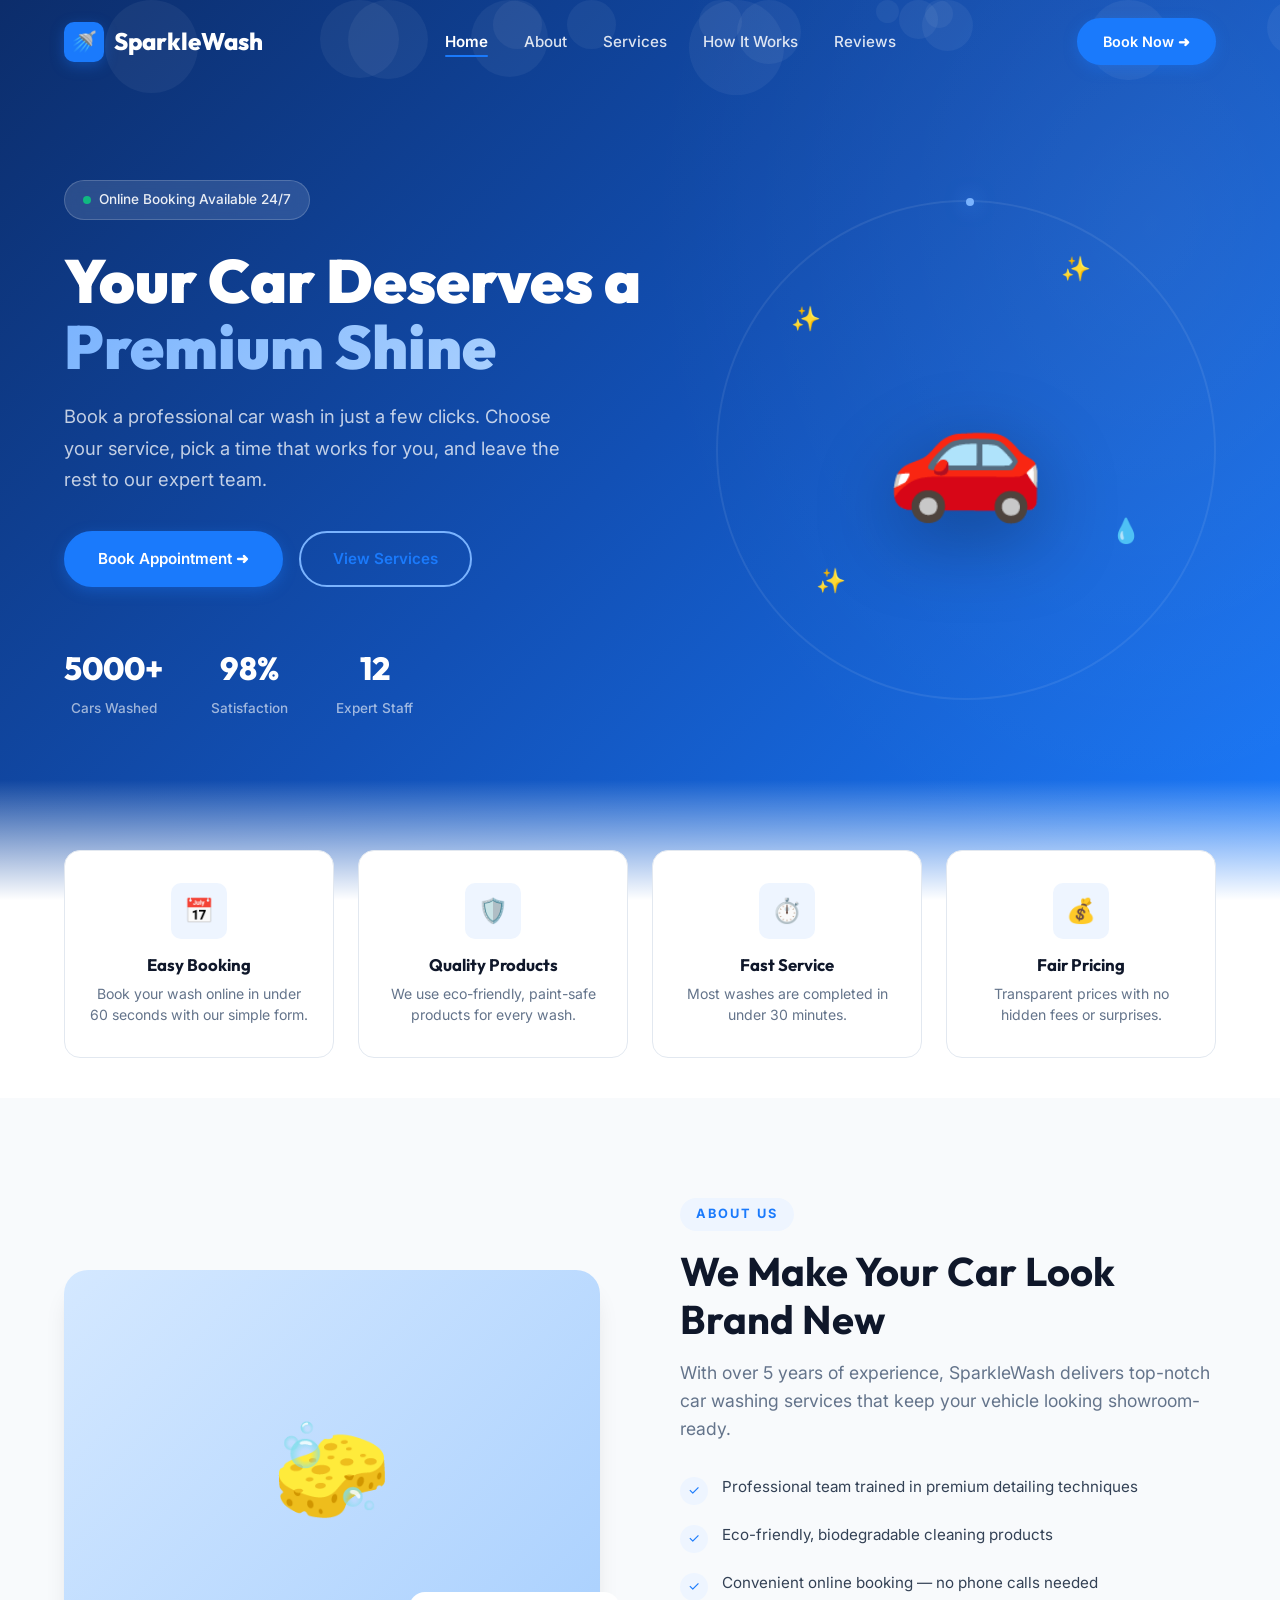
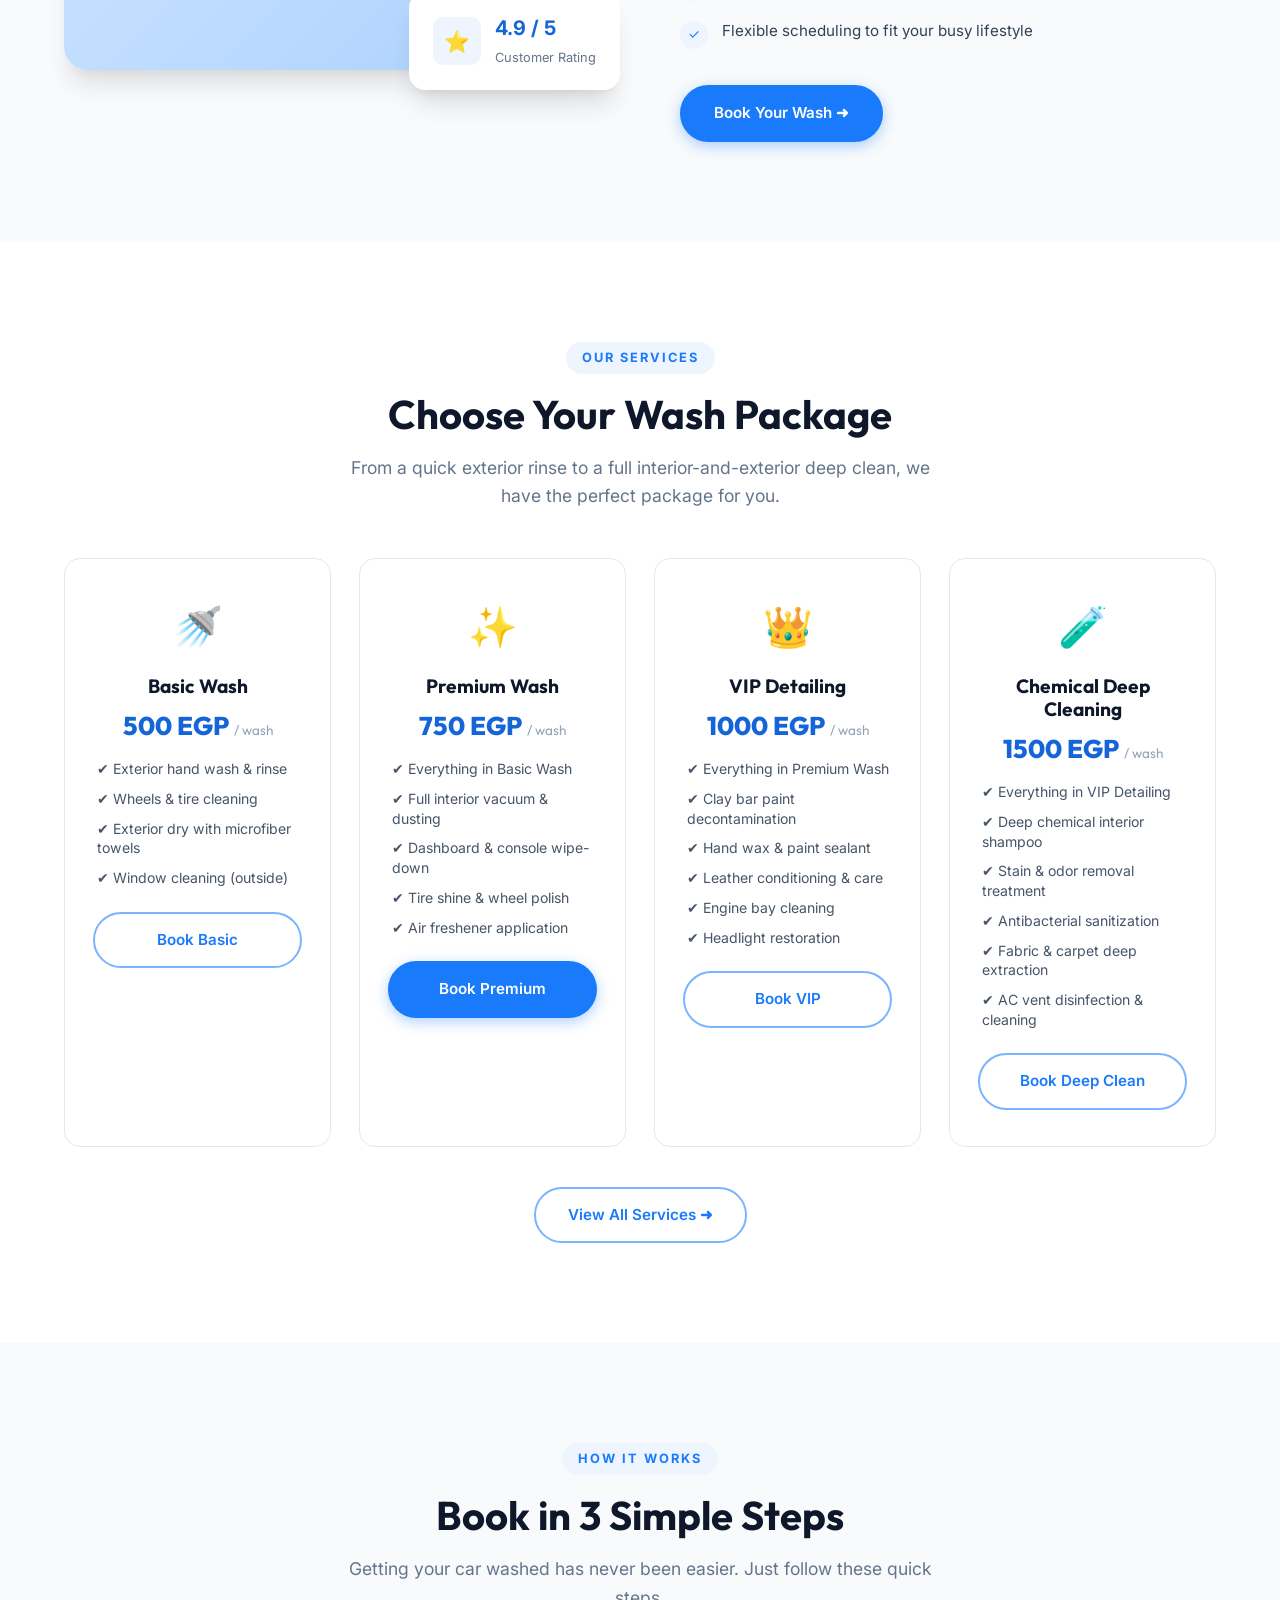
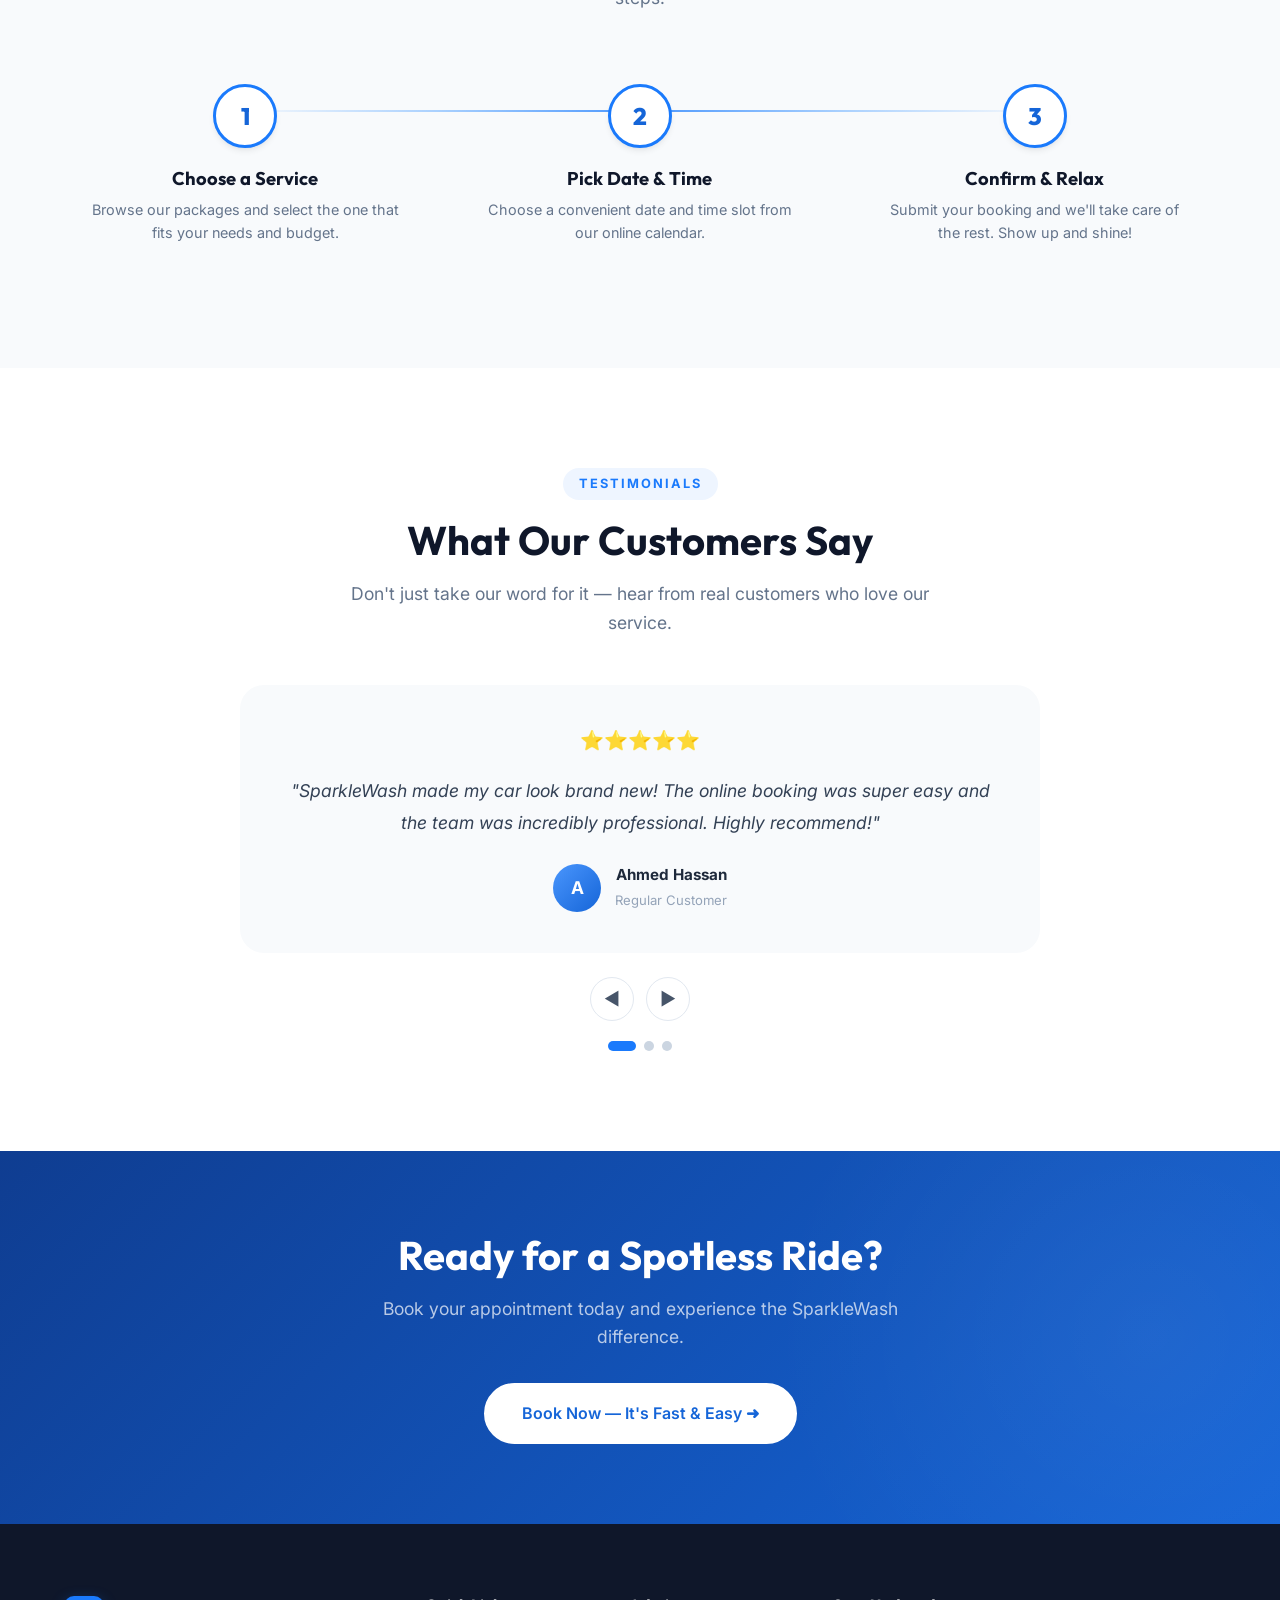
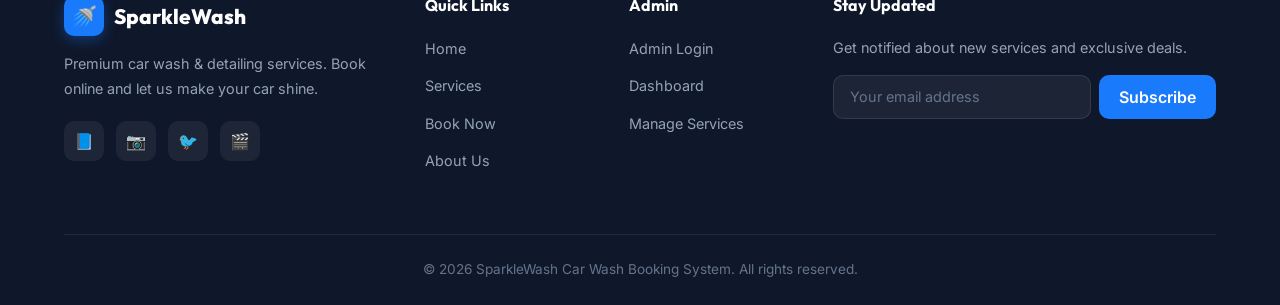
<file: html/index.html>
<!DOCTYPE html>
<html lang="en">
<head>
    <meta charset="UTF-8">
    <meta name="viewport" content="width=device-width, initial-scale=1.0">
    <meta name="description" content="SparkleWash — Premium car wash booking system. Choose a service, pick a date, and book your appointment online in seconds.">
    <title>SparkleWash | Premium Car Wash Booking</title>


    <link rel="stylesheet" href="../css/style.css">
</head>
<body>


    <nav class="navbar" id="main-navbar">
        <div class="container">
            <a href="index.html" class="navbar-logo">
                <span class="logo-icon">🚿</span>
                SparkleWash
            </a>

            <ul class="navbar-links" id="nav-links">
                <li><a href="#hero" class="active">Home</a></li>
                <li><a href="#about">About</a></li>
                <li><a href="#services">Services</a></li>
                <li><a href="#how-it-works">How It Works</a></li>
                <li><a href="#testimonials">Reviews</a></li>
            </ul>

            <div class="navbar-cta">
                <a href="booking.html" class="btn btn-primary">Book Now ➜</a>
            </div>


            <button class="navbar-toggle" id="nav-toggle" aria-label="Toggle navigation">
                <span></span>
                <span></span>
                <span></span>
            </button>
        </div>
    </nav>



    <section class="hero" id="hero">

        <div class="hero-bubbles"></div>

        <div class="container">
            <div class="hero-content">
                <div class="hero-badge">
                    <span class="dot"></span>
                    Online Booking Available 24/7
                </div>

                <h1>Your Car Deserves a <span class="highlight">Premium Shine</span></h1>

                <p>
                    Book a professional car wash in just a few clicks.
                    Choose your service, pick a time that works for you, and
                    leave the rest to our expert team.
                </p>

                <div class="hero-actions">
                    <a href="booking.html" class="btn btn-primary">Book Appointment ➜</a>
                    <a href="services.html" class="btn btn-outline">View Services</a>
                </div>

                <div class="hero-stats">
                    <div class="stat">
                        <span class="stat-number" data-target="5000" data-suffix="+">0</span>
                        <span class="stat-label">Cars Washed</span>
                    </div>
                    <div class="stat">
                        <span class="stat-number" data-target="98" data-suffix="%">0</span>
                        <span class="stat-label">Satisfaction</span>
                    </div>
                    <div class="stat">
                        <span class="stat-number" data-target="12" data-suffix="">0</span>
                        <span class="stat-label">Expert Staff</span>
                    </div>
                </div>
            </div>

            <div class="hero-image">
                <div class="hero-car-visual">
                    <div class="glow-ring"></div>
                    <div class="car-emoji">🚗</div>
                    <span class="sparkle">✨</span>
                    <span class="sparkle">✨</span>
                    <span class="sparkle">💧</span>
                    <span class="sparkle">✨</span>
                </div>
            </div>
        </div>
    </section>



    <section class="features-strip" id="features">
        <div class="container">
            <div class="features-grid">
                <div class="feature-card reveal">
                    <div class="feature-icon">📅</div>
                    <h3>Easy Booking</h3>
                    <p>Book your wash online in under 60 seconds with our simple form.</p>
                </div>
                <div class="feature-card reveal">
                    <div class="feature-icon">🛡️</div>
                    <h3>Quality Products</h3>
                    <p>We use eco-friendly, paint-safe products for every wash.</p>
                </div>
                <div class="feature-card reveal">
                    <div class="feature-icon">⏱️</div>
                    <h3>Fast Service</h3>
                    <p>Most washes are completed in under 30 minutes.</p>
                </div>
                <div class="feature-card reveal">
                    <div class="feature-icon">💰</div>
                    <h3>Fair Pricing</h3>
                    <p>Transparent prices with no hidden fees or surprises.</p>
                </div>
            </div>
        </div>
    </section>



    <section class="about section" id="about">
        <div class="container">
            <div class="about-visual reveal">
                <div class="about-image-wrapper">
                    <div class="about-placeholder">🧽</div>
                </div>
                <div class="about-floating-card">
                    <div class="afc-icon">⭐</div>
                    <div class="afc-text">
                        <strong>4.9 / 5</strong>
                        <span>Customer Rating</span>
                    </div>
                </div>
            </div>

            <div class="about-content reveal">
                <span class="section-label">About Us</span>
                <h2 class="section-title">We Make Your Car Look Brand New</h2>
                <p class="section-subtitle">
                    With over 5 years of experience, SparkleWash delivers top-notch 
                    car washing services that keep your vehicle looking showroom-ready.
                </p>

                <ul class="about-list">
                    <li>
                        <span class="check">✓</span>
                        <span>Professional team trained in premium detailing techniques</span>
                    </li>
                    <li>
                        <span class="check">✓</span>
                        <span>Eco-friendly, biodegradable cleaning products</span>
                    </li>
                    <li>
                        <span class="check">✓</span>
                        <span>Convenient online booking — no phone calls needed</span>
                    </li>
                    <li>
                        <span class="check">✓</span>
                        <span>Flexible scheduling to fit your busy lifestyle</span>
                    </li>
                </ul>

                <a href="booking.html" class="btn btn-primary">Book Your Wash ➜</a>
            </div>
        </div>
    </section>



    <section class="services-preview section" id="services">
        <div class="container text-center">
            <span class="section-label">Our Services</span>
            <h2 class="section-title">Choose Your Wash Package</h2>
            <p class="section-subtitle">
                From a quick exterior rinse to a full interior-and-exterior 
                deep clean, we have the perfect package for you.
            </p>

            <div class="services-preview-grid">
                <div class="service-preview-card reveal">
                    <div class="sp-icon">🚿</div>
                    <h3>Basic Wash</h3>
                    <div class="sp-price">500 EGP <span>/ wash</span></div>
                    <ul class="sp-features">
                        <li>✔ Exterior hand wash & rinse</li>
                        <li>✔ Wheels & tire cleaning</li>
                        <li>✔ Exterior dry with microfiber towels</li>
                        <li>✔ Window cleaning (outside)</li>
                    </ul>
                    <a href="booking.html" class="btn btn-outline">Book Basic</a>
                </div>

                <div class="service-preview-card reveal">
                    <div class="sp-icon">✨</div>
                    <h3>Premium Wash</h3>
                    <div class="sp-price">750 EGP <span>/ wash</span></div>
                    <ul class="sp-features">
                        <li>✔ Everything in Basic Wash</li>
                        <li>✔ Full interior vacuum & dusting</li>
                        <li>✔ Dashboard & console wipe-down</li>
                        <li>✔ Tire shine & wheel polish</li>
                        <li>✔ Air freshener application</li>
                    </ul>
                    <a href="booking.html" class="btn btn-primary">Book Premium</a>
                </div>

                <div class="service-preview-card reveal">
                    <div class="sp-icon">👑</div>
                    <h3>VIP Detailing</h3>
                    <div class="sp-price">1000 EGP <span>/ wash</span></div>
                    <ul class="sp-features">
                        <li>✔ Everything in Premium Wash</li>
                        <li>✔ Clay bar paint decontamination</li>
                        <li>✔ Hand wax & paint sealant</li>
                        <li>✔ Leather conditioning & care</li>
                        <li>✔ Engine bay cleaning</li>
                        <li>✔ Headlight restoration</li>
                    </ul>
                    <a href="booking.html" class="btn btn-outline">Book VIP</a>
                </div>

                <div class="service-preview-card reveal">
                    <div class="sp-icon">🧪</div>
                    <h3>Chemical Deep Cleaning</h3>
                    <div class="sp-price">1500 EGP <span>/ wash</span></div>
                    <ul class="sp-features">
                        <li>✔ Everything in VIP Detailing</li>
                        <li>✔ Deep chemical interior shampoo</li>
                        <li>✔ Stain & odor removal treatment</li>
                        <li>✔ Antibacterial sanitization</li>
                        <li>✔ Fabric & carpet deep extraction</li>
                        <li>✔ AC vent disinfection & cleaning</li>
                    </ul>
                    <a href="booking.html" class="btn btn-outline">Book Deep Clean</a>
                </div>
            </div>

            <div style="margin-top: 40px;">
                <a href="services.html" class="btn btn-outline">View All Services ➜</a>
            </div>
        </div>
    </section>



    <section class="how-it-works section" id="how-it-works">
        <div class="container text-center">
            <span class="section-label">How It Works</span>
            <h2 class="section-title">Book in 3 Simple Steps</h2>
            <p class="section-subtitle">
                Getting your car washed has never been easier. Just follow these quick steps.
            </p>

            <div class="steps-grid">
                <div class="step-card reveal">
                    <div class="step-number">1</div>
                    <h3>Choose a Service</h3>
                    <p>Browse our packages and select the one that fits your needs and budget.</p>
                </div>
                <div class="step-card reveal">
                    <div class="step-number">2</div>
                    <h3>Pick Date & Time</h3>
                    <p>Choose a convenient date and time slot from our online calendar.</p>
                </div>
                <div class="step-card reveal">
                    <div class="step-number">3</div>
                    <h3>Confirm & Relax</h3>
                    <p>Submit your booking and we'll take care of the rest. Show up and shine!</p>
                </div>
            </div>
        </div>
    </section>



    <section class="testimonials section" id="testimonials">
        <div class="container text-center">
            <span class="section-label">Testimonials</span>
            <h2 class="section-title">What Our Customers Say</h2>
            <p class="section-subtitle">
                Don't just take our word for it — hear from real customers who love our service.
            </p>

            <div class="testimonials-slider">
                <div class="testimonial-track">
                    <div class="testimonial-card">
                        <div class="testimonial-stars">⭐⭐⭐⭐⭐</div>
                        <blockquote>
                            "SparkleWash made my car look brand new! The online booking was 
                            super easy and the team was incredibly professional. Highly recommend!"
                        </blockquote>
                        <div class="testimonial-author">
                            <div class="testimonial-avatar">A</div>
                            <div class="testimonial-author-info">
                                <strong>Ahmed Hassan</strong>
                                <span>Regular Customer</span>
                            </div>
                        </div>
                    </div>

                    <div class="testimonial-card">
                        <div class="testimonial-stars">⭐⭐⭐⭐⭐</div>
                        <blockquote>
                            "Best car wash in town! I use the VIP detailing every month 
                            and my car always comes out looking showroom-ready. Amazing value."
                        </blockquote>
                        <div class="testimonial-author">
                            <div class="testimonial-avatar">S</div>
                            <div class="testimonial-author-info">
                                <strong>Sara Mohamed</strong>
                                <span>VIP Member</span>
                            </div>
                        </div>
                    </div>

                    <div class="testimonial-card">
                        <div class="testimonial-stars">⭐⭐⭐⭐⭐</div>
                        <blockquote>
                            "I love how convenient it is to book online. No waiting, 
                            no phone calls — just choose a time and show up. The results are always perfect."
                        </blockquote>
                        <div class="testimonial-author">
                            <div class="testimonial-avatar">K</div>
                            <div class="testimonial-author-info">
                                <strong>Khaled Ali</strong>
                                <span>Monthly Subscriber</span>
                            </div>
                        </div>
                    </div>
                </div>

                <div class="testimonial-controls">
                    <button id="testimonial-prev" aria-label="Previous testimonial">◀</button>
                    <button id="testimonial-next" aria-label="Next testimonial">▶</button>
                </div>

                <div class="testimonial-dots">
                    <span class="dot active" data-slide="0"></span>
                    <span class="dot" data-slide="1"></span>
                    <span class="dot" data-slide="2"></span>
                </div>
            </div>
        </div>
    </section>



    <section class="cta-banner">
        <div class="container">
            <h2>Ready for a Spotless Ride?</h2>
            <p>Book your appointment today and experience the SparkleWash difference.</p>
            <a href="booking.html" class="btn btn-white">Book Now — It's Fast & Easy ➜</a>
        </div>
    </section>



    <footer class="footer" id="footer">
        <div class="container">
            <div class="footer-grid">
                <div class="footer-brand">
                    <a href="index.html" class="navbar-logo">
                        <span class="logo-icon">🚿</span>
                        SparkleWash
                    </a>
                    <p>
                        Premium car wash & detailing services. 
                        Book online and let us make your car shine.
                    </p>
                    <div class="footer-socials">
                        <a href="#" aria-label="Facebook">📘</a>
                        <a href="#" aria-label="Instagram">📷</a>
                        <a href="#" aria-label="Twitter">🐦</a>
                        <a href="#" aria-label="YouTube">🎬</a>
                    </div>
                </div>

                <div class="footer-col">
                    <h4>Quick Links</h4>
                    <ul>
                        <li><a href="index.html">Home</a></li>
                        <li><a href="services.html">Services</a></li>
                        <li><a href="booking.html">Book Now</a></li>
                        <li><a href="#about">About Us</a></li>
                    </ul>
                </div>

                <div class="footer-col">
                    <h4>Admin</h4>
                    <ul>
                        <li><a href="admin-login.html">Admin Login</a></li>
                        <li><a href="admin-dashboard.html">Dashboard</a></li>
                        <li><a href="manage-services.html">Manage Services</a></li>
                    </ul>
                </div>

                <div class="footer-col footer-newsletter">
                    <h4>Stay Updated</h4>
                    <p>Get notified about new services and exclusive deals.</p>
                    <form class="footer-newsletter-form" onsubmit="event.preventDefault(); alert('Thank you for subscribing!');">
                        <input type="email" placeholder="Your email address" required>
                        <button type="submit">Subscribe</button>
                    </form>
                </div>
            </div>

            <div class="footer-bottom">
                <p>&copy; 2026 SparkleWash Car Wash Booking System. All rights reserved.</p>
            </div>
        </div>
    </footer>



    <script src="../js/main.js"></script>


</body>
</html>
</file>
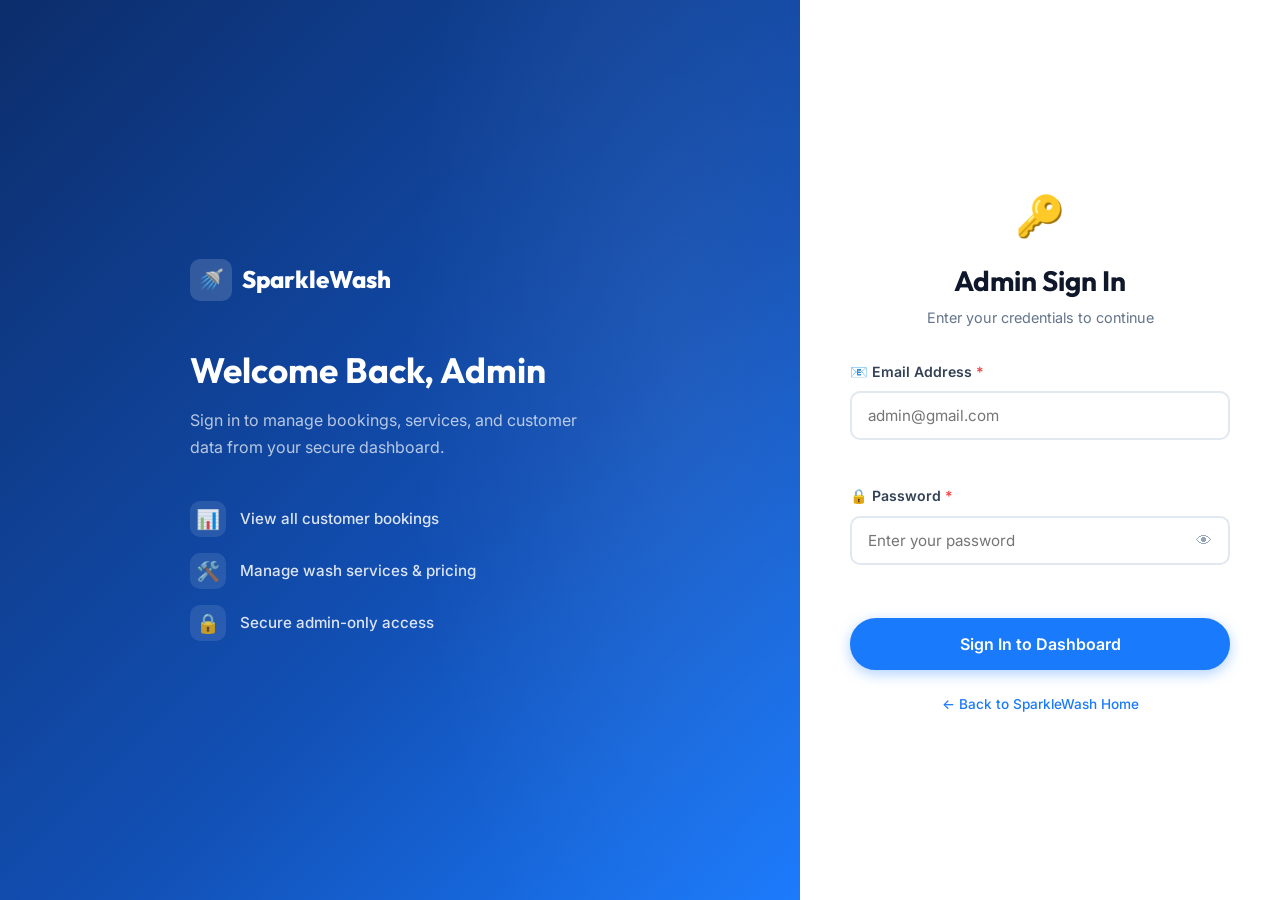
<file: html/admin-dashboard.html>
<!DOCTYPE html>
<html lang="en">
<head>
    <meta charset="UTF-8">
    <meta name="viewport" content="width=device-width, initial-scale=1.0">
    <meta name="description" content="SparkleWash Admin Dashboard — View and manage all customer bookings.">
    <title>Admin Dashboard | SparkleWash</title>

    <link rel="stylesheet" href="../css/style.css">
    <link rel="stylesheet" href="../css/dashboard.css">
</head>
<body class="dashboard-page">

 
    <aside class="sidebar" id="sidebar">
        <div class="sidebar-logo">
            <span class="logo-icon">🚿</span>
            <span class="sidebar-logo-text">SparkleWash</span>
        </div>

        <div class="sidebar-section-label">Main Menu</div>
        <nav class="sidebar-nav">
            <a href="admin-dashboard.html" class="sidebar-link active">
                <span class="sidebar-icon">📊</span>
                <span>Dashboard</span>
            </a>
            <a href="manage-services.html" class="sidebar-link">
                <span class="sidebar-icon">🛠️</span>
                <span>Manage Services</span>
            </a>
        </nav>

        <div class="sidebar-section-label">Customer Site</div>
        <nav class="sidebar-nav">
            <a href="index.html" class="sidebar-link" target="_blank">
                <span class="sidebar-icon">🏠</span>
                <span>Home Page</span>
            </a>
            <a href="services.html" class="sidebar-link" target="_blank">
                <span class="sidebar-icon">✨</span>
                <span>Services</span>
            </a>
            <a href="booking.html" class="sidebar-link" target="_blank">
                <span class="sidebar-icon">📅</span>
                <span>Booking Form</span>
            </a>
        </nav>

        <div class="sidebar-bottom">
            <button class="sidebar-logout-btn" id="logout-btn">
                <span class="sidebar-icon">🔓</span>
                <span>Logout</span>
            </button>
        </div>

        <button class="sidebar-toggle-btn" id="sidebar-close" aria-label="Close sidebar">✕</button>
    </aside>

    <div class="sidebar-overlay" id="sidebar-overlay"></div>


    <div class="dashboard-main" id="dashboard-main">

       
        <header class="dash-topbar">
            <div class="dash-topbar-left">
                <button class="topbar-menu-btn" id="sidebar-open" aria-label="Open sidebar">☰</button>
                <div class="dash-breadcrumb">
                    <span>Admin</span>
                    <span class="breadcrumb-sep">›</span>
                    <span class="breadcrumb-current">Dashboard</span>
                </div>
            </div>
            <div class="dash-topbar-right">
                <div class="topbar-time" id="topbar-time"></div>
                <div class="topbar-admin">
                    <div class="topbar-avatar">A</div>
                    <span>admin@gmail.com</span>
                </div>
            </div>
        </header>

        
        <div class="dash-content">

            
            <div class="stats-row">
                <div class="stat-card">
                    <div class="stat-card-icon">📋</div>
                    <div class="stat-card-info">
                        <span class="stat-card-value" id="stat-total">0</span>
                        <span class="stat-card-label">Total Bookings</span>
                    </div>
                </div>
                <div class="stat-card">
                    <div class="stat-card-icon" style="background:rgba(16,185,129,0.1);color:#10b981;">✅</div>
                    <div class="stat-card-info">
                        <span class="stat-card-value" id="stat-confirmed">0</span>
                        <span class="stat-card-label">Confirmed</span>
                    </div>
                </div>
                <div class="stat-card">
                    <div class="stat-card-icon" style="background:rgba(245,158,11,0.1);color:#f59e0b;">⏳</div>
                    <div class="stat-card-info">
                        <span class="stat-card-value" id="stat-pending">0</span>
                        <span class="stat-card-label">Pending</span>
                    </div>
                </div>
                <div class="stat-card">
                    <div class="stat-card-icon" style="background:rgba(239,68,68,0.1);color:#ef4444;">❌</div>
                    <div class="stat-card-info">
                        <span class="stat-card-value" id="stat-cancelled">0</span>
                        <span class="stat-card-label">Cancelled</span>
                    </div>
                </div>
            </div>

            
            <div class="table-section">

                <div class="table-header">
                    <h2 class="table-title">Customer Bookings</h2>

                    <div class="table-controls">
                       
                        <div class="search-wrap">
                            <span class="search-icon">🔍</span>
                            <input
                                type="text"
                                id="search-input"
                                class="search-input"
                                placeholder="Search by name, phone, or email…"
                                aria-label="Search bookings"
                            >
                            <button class="search-clear" id="search-clear" aria-label="Clear search">✕</button>
                        </div>

                        
                        <select id="status-filter" class="dash-select" aria-label="Filter by status">
                            <option value="all">All Statuses</option>
                            <option value="Confirmed">Confirmed</option>
                            <option value="Pending">Pending</option>
                            <option value="Cancelled">Cancelled</option>
                        </select>

                        
                        <select id="date-sort" class="dash-select" aria-label="Sort by date">
                            <option value="newest">Newest First</option>
                            <option value="oldest">Oldest First</option>
                        </select>
                    </div>
                </div>

                <p class="table-results-count" id="results-count">Showing all bookings</p>

                <div class="table-wrap">
                    <table class="bookings-table" id="bookings-table">
                        <thead>
                            <tr>
                                <th>#</th>
                                <th>Customer Name</th>
                                <th>Email</th>
                                <th>Phone</th>
                                <th>Service</th>
                                <th>Date</th>
                                <th>Time</th>
                                <th>Car</th>
                                <th>Price</th>
                                <th>Status</th>
                            </tr>
                        </thead>
                        <tbody id="bookings-tbody"></tbody>
                    </table>

                    <div class="table-empty" id="table-empty">
                        <span>🔍</span>
                        <p>No bookings match your search.</p>
                        <button class="btn btn-outline" id="reset-filters">Reset Filters</button>
                    </div>
                </div>

            </div>

        </div>
    </div>

    <script src="../js/main.js"></script>
    <script src="../js/dashboard.js"></script>

</body>
</html>
</file>
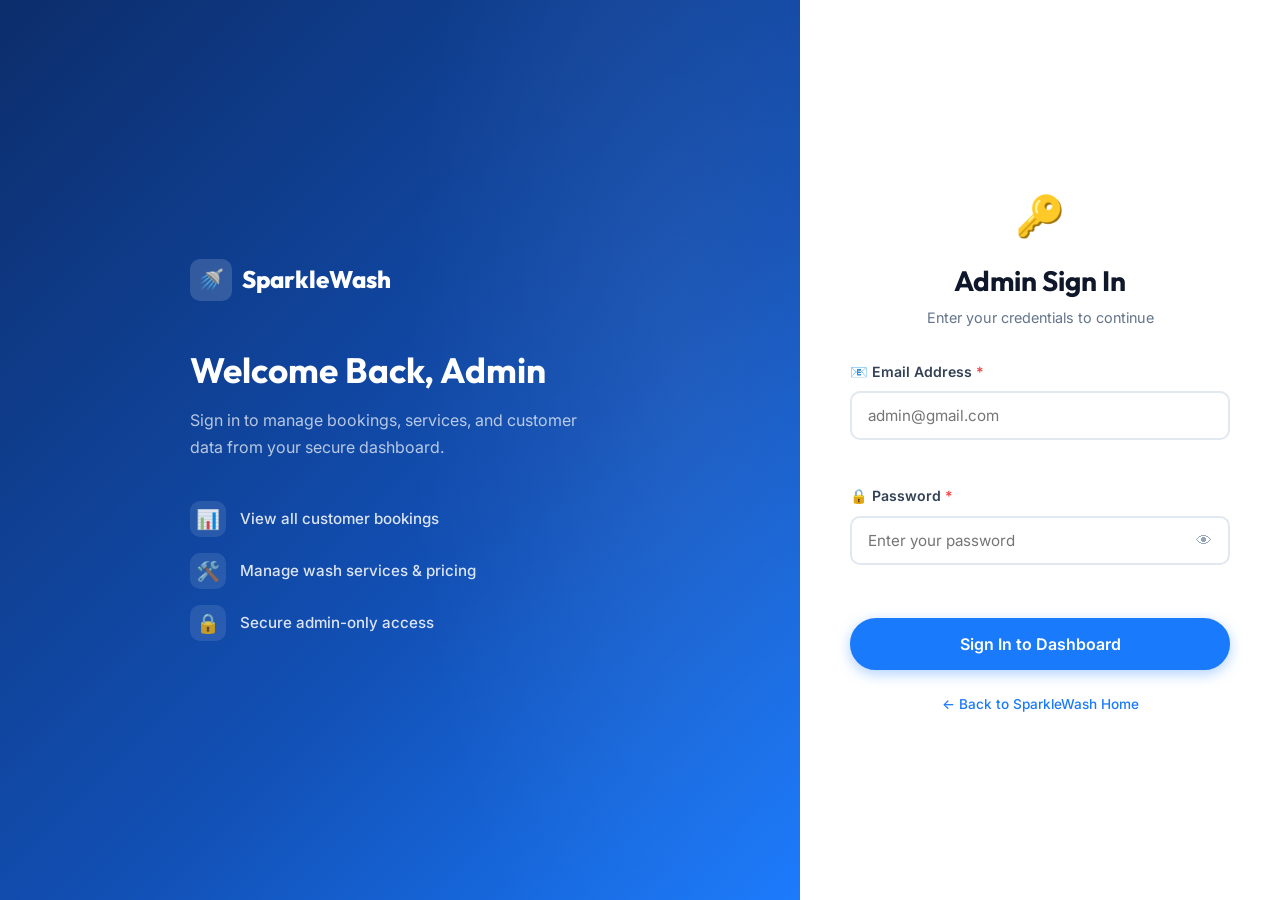
<file: html/admin-login.html>
<!DOCTYPE html>
<html lang="en">
<head>
    <meta charset="UTF-8">
    <meta name="viewport" content="width=device-width, initial-scale=1.0">
    <meta name="description" content="SparkleWash Admin Login — Secure access to the admin dashboard.">
    <title>Admin Login | SparkleWash</title>

    <link rel="stylesheet" href="../css/style.css">
    <link rel="stylesheet" href="../css/admin-login.css">
</head>
<body class="admin-login-page">

    <div class="login-wrapper">

       
        <div class="login-left">
            <div class="login-left-inner">
                <a href="index.html" class="login-logo">
                    <span class="logo-icon">🚿</span>
                    SparkleWash
                </a>
                <h2>Welcome Back, Admin</h2>
                <p>Sign in to manage bookings, services, and customer data from your secure dashboard.</p>

                <ul class="login-features">
                    <li><span>📊</span> View all customer bookings</li>
                    <li><span>🛠️</span> Manage wash services & pricing</li>
                    <li><span>🔒</span> Secure admin-only access</li>
                </ul>
            </div>
        </div>

     
        <div class="login-right">
            <div class="login-card">

                <div class="login-card-header">
                    <div class="login-icon">🔑</div>
                    <h1>Admin Sign In</h1>
                    <p>Enter your credentials to continue</p>
                </div>

               
                <div class="login-error-banner" id="login-error-banner" role="alert" aria-live="polite">
                    <span>⚠</span>
                    <span id="login-error-text">Invalid email or password.</span>
                </div>

                <form class="login-form" id="login-form" novalidate>

                    <div class="form-group">
                        <label for="admin-email" class="form-label">
                            📧 Email Address <span class="required">*</span>
                        </label>
                        <input
                            type="email"
                            id="admin-email"
                            name="admin-email"
                            class="form-input"
                            placeholder="admin@gmail.com"
                            autocomplete="email"
                            required
                            aria-describedby="error-admin-email"
                        >
                        <p class="field-error" id="error-admin-email" role="alert"></p>
                    </div>

                    <div class="form-group">
                        <label for="admin-password" class="form-label">
                            🔒 Password <span class="required">*</span>
                        </label>
                        <div class="password-wrap">
                            <input
                                type="password"
                                id="admin-password"
                                name="admin-password"
                                class="form-input"
                                placeholder="Enter your password"
                                autocomplete="current-password"
                                required
                                aria-describedby="error-admin-password"
                            >
                            <button type="button" class="password-toggle" id="password-toggle" aria-label="Show password">
                                👁
                            </button>
                        </div>
                        <p class="field-error" id="error-admin-password" role="alert"></p>
                    </div>

                    <button type="submit" class="btn btn-primary login-submit-btn" id="login-submit">
                        <span class="btn-text">Sign In to Dashboard</span>
                        <span class="btn-spinner" aria-hidden="true"></span>
                    </button>

                </form>

                <p class="login-back-link">
                    <a href="index.html">← Back to SparkleWash Home</a>
                </p>

            </div>
        </div>

    </div>

    <script src="../js/main.js"></script>
    <script src="../js/admin-login.js"></script>
</body>
</html>
</file>
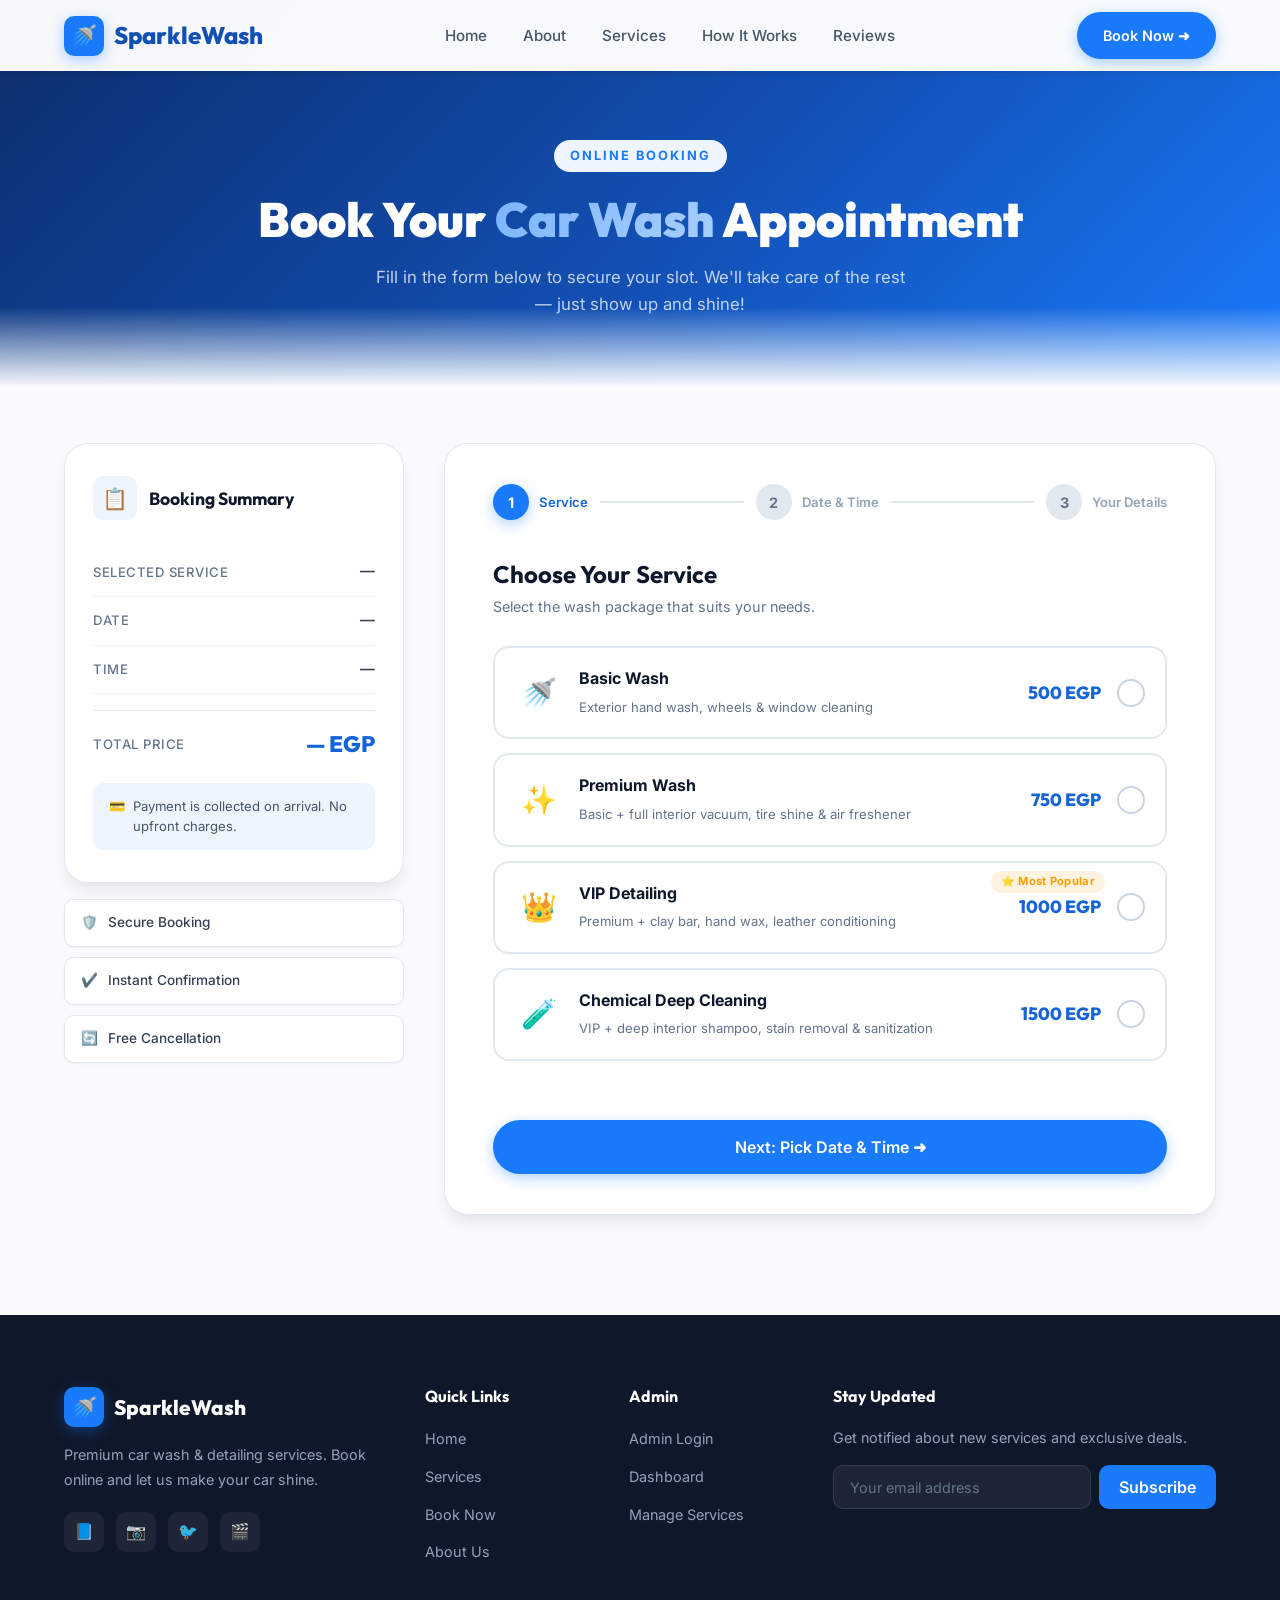
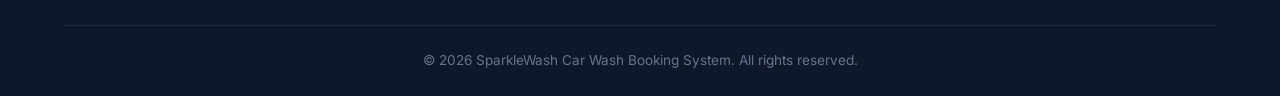
<file: html/booking.html>
<!DOCTYPE html>
<html lang="en">
<head>
    <meta charset="UTF-8">
    <meta name="viewport" content="width=device-width, initial-scale=1.0">
    <meta name="description" content="Book your premium car wash appointment at SparkleWash. Choose a date, time, and service — quick and easy online booking.">
    <title>Book an Appointment | SparkleWash</title>


    <link rel="stylesheet" href="../css/style.css">
  
    <link rel="stylesheet" href="../css/booking.css">
</head>
<body class="booking-page">

   
    <nav class="navbar scrolled" id="main-navbar">
        <div class="container">
            <a href="index.html" class="navbar-logo">
                <span class="logo-icon">🚿</span>
                SparkleWash
            </a>

            <ul class="navbar-links" id="nav-links">
                <li><a href="index.html">Home</a></li>
                <li><a href="index.html#about">About</a></li>
                <li><a href="index.html#services">Services</a></li>
                <li><a href="index.html#how-it-works">How It Works</a></li>
                <li><a href="index.html#testimonials">Reviews</a></li>
            </ul>

            <div class="navbar-cta">
                <a href="booking.html" class="btn btn-primary active-page">Book Now ➜</a>
            </div>

            <button class="navbar-toggle" id="nav-toggle" aria-label="Toggle navigation">
                <span></span>
                <span></span>
                <span></span>
            </button>
        </div>
    </nav>


    
    <section class="booking-hero">
        <div class="booking-hero-bg"></div>
        <div class="container">
            <div class="booking-hero-content">
                <span class="section-label">Online Booking</span>
                <h1>Book Your <span class="highlight">Car Wash</span> Appointment</h1>
                <p>Fill in the form below to secure your slot. We'll take care of the rest — just show up and shine!</p>
            </div>
        </div>
    </section>


    
    <section class="booking-section">
        <div class="container">
            <div class="booking-layout">

                
                <aside class="booking-summary" id="booking-summary">
                    <div class="summary-card">
                        <div class="summary-header">
                            <span class="summary-icon">📋</span>
                            <h3>Booking Summary</h3>
                        </div>

                        <div class="summary-service" id="summary-service">
                            <span class="summary-label">Selected Service</span>
                            <span class="summary-value" id="sum-service">—</span>
                        </div>

                        <div class="summary-row">
                            <span class="summary-label">Date</span>
                            <span class="summary-value" id="sum-date">—</span>
                        </div>

                        <div class="summary-row">
                            <span class="summary-label">Time</span>
                            <span class="summary-value" id="sum-time">—</span>
                        </div>

                        <div class="summary-divider"></div>

                        <div class="summary-price-row">
                            <span class="summary-label">Total Price</span>
                            <span class="summary-price" id="sum-price">— EGP</span>
                        </div>

                        <div class="summary-note">
                            <span>💳</span>
                            Payment is collected on arrival. No upfront charges.
                        </div>
                    </div>

                    
                    <div class="trust-badges">
                        <div class="trust-badge">
                            <span>🛡️</span>
                            <span>Secure Booking</span>
                        </div>
                        <div class="trust-badge">
                            <span>✔️</span>
                            <span>Instant Confirmation</span>
                        </div>
                        <div class="trust-badge">
                            <span>🔄</span>
                            <span>Free Cancellation</span>
                        </div>
                    </div>
                </aside>

              
                <main class="booking-form-wrapper">

                    
                    <div class="booking-success" id="booking-success" role="alert" aria-live="polite">
                        <div class="success-icon">✅</div>
                        <h2>Booking Confirmed!</h2>
                        <p>Thank you, <strong id="success-name"></strong>! Your appointment has been successfully booked. We'll see you on <strong id="success-date"></strong> at <strong id="success-time"></strong>.</p>
                        <a href="index.html" class="btn btn-primary">← Back to Home</a>
                    </div>

                    <form class="booking-form" id="booking-form" novalidate>

                        
                        <div class="form-steps">
                            <div class="form-step active" id="step-indicator-1">
                                <span class="step-dot">1</span>
                                <span class="step-label">Service</span>
                            </div>
                            <div class="step-connector"></div>
                            <div class="form-step" id="step-indicator-2">
                                <span class="step-dot">2</span>
                                <span class="step-label">Date & Time</span>
                            </div>
                            <div class="step-connector"></div>
                            <div class="form-step" id="step-indicator-3">
                                <span class="step-dot">3</span>
                                <span class="step-label">Your Details</span>
                            </div>
                        </div>

                      
                        <div class="form-step-panel active" id="step-panel-1">
                            <h2 class="form-section-title">Choose Your Service</h2>
                            <p class="form-section-subtitle">Select the wash package that suits your needs.</p>

                            <div class="service-selector" id="service-selector" role="radiogroup" aria-label="Car wash service selection">
                                <label class="service-option" for="service-basic">
                                    <input type="radio" name="service" id="service-basic" value="Basic Wash" data-price="500" required>
                                    <div class="service-option-card">
                                        <div class="service-option-icon">🚿</div>
                                        <div class="service-option-info">
                                            <strong>Basic Wash</strong>
                                            <span>Exterior hand wash, wheels & window cleaning</span>
                                        </div>
                                        <div class="service-option-price">500 EGP</div>
                                        <div class="service-option-check">✔</div>
                                    </div>
                                </label>

                                <label class="service-option" for="service-premium">
                                    <input type="radio" name="service" id="service-premium" value="Premium Wash" data-price="750">
                                    <div class="service-option-card">
                                        <div class="service-option-icon">✨</div>
                                        <div class="service-option-info">
                                            <strong>Premium Wash</strong>
                                            <span>Basic + full interior vacuum, tire shine & air freshener</span>
                                        </div>
                                        <div class="service-option-price">750 EGP</div>
                                        <div class="service-option-check">✔</div>
                                    </div>
                                </label>

                                <label class="service-option popular" for="service-vip">
                                    <input type="radio" name="service" id="service-vip" value="VIP Detailing" data-price="1000">
                                    <div class="service-option-card">
                                        <div class="service-option-icon">👑</div>
                                        <div class="service-option-info">
                                            <strong>VIP Detailing</strong>
                                            <span>Premium + clay bar, hand wax, leather conditioning</span>
                                        </div>
                                        <div class="service-option-price">1000 EGP</div>
                                        <div class="service-option-check">✔</div>
                                    </div>
                                </label>

                                <label class="service-option" for="service-deep">
                                    <input type="radio" name="service" id="service-deep" value="Chemical Deep Cleaning" data-price="1500">
                                    <div class="service-option-card">
                                        <div class="service-option-icon">🧪</div>
                                        <div class="service-option-info">
                                            <strong>Chemical Deep Cleaning</strong>
                                            <span>VIP + deep interior shampoo, stain removal & sanitization</span>
                                        </div>
                                        <div class="service-option-price">1500 EGP</div>
                                        <div class="service-option-check">✔</div>
                                    </div>
                                </label>
                            </div>
                            <p class="field-error" id="error-service" role="alert"></p>

                            <div class="step-nav">
                                <button type="button" class="btn btn-primary" id="btn-step1-next">
                                    Next: Pick Date & Time ➜
                                </button>
                            </div>
                        </div>

                     
                        <div class="form-step-panel" id="step-panel-2">
                            <h2 class="form-section-title">Pick a Date & Time</h2>
                            <p class="form-section-subtitle">Choose a convenient slot. Same-day bookings are welcome!</p>

                            <div class="form-row two-col">
                                <div class="form-group">
                                    <label for="booking-date" class="form-label">
                                        📅 Appointment Date <span class="required">*</span>
                                    </label>
                                    <input
                                        type="date"
                                        id="booking-date"
                                        name="booking-date"
                                        class="form-input"
                                        required
                                        aria-describedby="error-date"
                                    >
                                    <p class="field-error" id="error-date" role="alert"></p>
                                </div>

                                <div class="form-group">
                                    <label for="booking-time" class="form-label">
                                        🕐 Preferred Time <span class="required">*</span>
                                    </label>
                                    <select id="booking-time" name="booking-time" class="form-input form-select" required aria-describedby="error-time">
                                        <option value="">— Select a time slot —</option>
                                        <option value="08:00 AM">08:00 AM</option>
                                        <option value="09:00 AM">09:00 AM</option>
                                        <option value="10:00 AM">10:00 AM</option>
                                        <option value="11:00 AM">11:00 AM</option>
                                        <option value="12:00 PM">12:00 PM</option>
                                        <option value="01:00 PM">01:00 PM</option>
                                        <option value="02:00 PM">02:00 PM</option>
                                        <option value="03:00 PM">03:00 PM</option>
                                        <option value="04:00 PM">04:00 PM</option>
                                        <option value="05:00 PM">05:00 PM</option>
                                        <option value="06:00 PM">06:00 PM</option>
                                    </select>
                                    <p class="field-error" id="error-time" role="alert"></p>
                                </div>
                            </div>

                            <div class="step-nav step-nav-dual">
                                <button type="button" class="btn btn-outline" id="btn-step2-back">
                                    ← Back
                                </button>
                                <button type="button" class="btn btn-primary" id="btn-step2-next">
                                    Next: Your Details ➜
                                </button>
                            </div>
                        </div>

                       
                        <div class="form-step-panel" id="step-panel-3">
                            <h2 class="form-section-title">Your Personal Details</h2>
                            <p class="form-section-subtitle">We need a few details to confirm your booking.</p>

                            <div class="form-row two-col">
                                <div class="form-group">
                                    <label for="first-name" class="form-label">
                                        👤 First Name <span class="required">*</span>
                                    </label>
                                    <input
                                        type="text"
                                        id="first-name"
                                        name="first-name"
                                        class="form-input"
                                        placeholder="e.g. Ahmed"
                                        required
                                        aria-describedby="error-first-name"
                                    >
                                    <p class="field-error" id="error-first-name" role="alert"></p>
                                </div>

                                <div class="form-group">
                                    <label for="last-name" class="form-label">
                                        👤 Last Name <span class="required">*</span>
                                    </label>
                                    <input
                                        type="text"
                                        id="last-name"
                                        name="last-name"
                                        class="form-input"
                                        placeholder="e.g. Hassan"
                                        required
                                        aria-describedby="error-last-name"
                                    >
                                    <p class="field-error" id="error-last-name" role="alert"></p>
                                </div>
                            </div>

                            <div class="form-group">
                                <label for="email" class="form-label">
                                    📧 Email Address <span class="required">*</span>
                                </label>
                                <input
                                    type="email"
                                    id="email"
                                    name="email"
                                    class="form-input"
                                    placeholder="e.g. ahmed@example.com"
                                    required
                                    aria-describedby="error-email"
                                >
                                <p class="field-error" id="error-email" role="alert"></p>
                            </div>

                            <div class="form-group">
                                <label for="phone" class="form-label">
                                    📱 Phone Number <span class="required">*</span>
                                </label>
                                <input
                                    type="tel"
                                    id="phone"
                                    name="phone"
                                    class="form-input"
                                    placeholder="e.g. 01012345678"
                                    required
                                    aria-describedby="error-phone"
                                >
                                <p class="field-error" id="error-phone" role="alert"></p>
                            </div>

                            <div class="form-group">
                                <label for="car-model" class="form-label">
                                    🚗 Car Make & Model <span class="required">*</span>
                                </label>
                                <input
                                    type="text"
                                    id="car-model"
                                    name="car-model"
                                    class="form-input"
                                    placeholder="e.g. Toyota Corolla 2022"
                                    required
                                    aria-describedby="error-car-model"
                                >
                                <p class="field-error" id="error-car-model" role="alert"></p>
                            </div>

                            <div class="form-group">
                                <label for="notes" class="form-label">
                                    📝 Special Notes <span class="optional">(Optional)</span>
                                </label>
                                <textarea
                                    id="notes"
                                    name="notes"
                                    class="form-input form-textarea"
                                    placeholder="Any special requests or instructions for our team..."
                                    rows="3"
                                ></textarea>
                            </div>

                            <div class="form-group checkbox-group">
                                <label class="checkbox-label" for="terms">
                                    <input type="checkbox" id="terms" name="terms" required aria-describedby="error-terms">
                                    <span class="checkbox-custom"></span>
                                    I agree to the <a href="#" class="terms-link">Terms & Conditions</a> and understand that payment is due on arrival.
                                </label>
                                <p class="field-error" id="error-terms" role="alert"></p>
                            </div>

                            <div class="step-nav step-nav-dual">
                                <button type="button" class="btn btn-outline" id="btn-step3-back">
                                    ← Back
                                </button>
                                <button type="submit" class="btn btn-primary btn-submit" id="btn-submit">
                                    <span class="btn-text">Confirm Booking ✔</span>
                                    <span class="btn-spinner" aria-hidden="true"></span>
                                </button>
                            </div>
                        </div>

                    </form>
                </main>

            </div>
        </div>
    </section>


   
    <footer class="footer" id="footer">
        <div class="container">
            <div class="footer-grid">
                <div class="footer-brand">
                    <a href="index.html" class="navbar-logo">
                        <span class="logo-icon">🚿</span>
                        SparkleWash
                    </a>
                    <p>
                        Premium car wash &amp; detailing services.
                        Book online and let us make your car shine.
                    </p>
                    <div class="footer-socials">
                        <a href="#" aria-label="Facebook">📘</a>
                        <a href="#" aria-label="Instagram">📷</a>
                        <a href="#" aria-label="Twitter">🐦</a>
                        <a href="#" aria-label="YouTube">🎬</a>
                    </div>
                </div>

                <div class="footer-col">
                    <h4>Quick Links</h4>
                    <ul>
                        <li><a href="index.html">Home</a></li>
                        <li><a href="services.html">Services</a></li>
                        <li><a href="booking.html">Book Now</a></li>
                        <li><a href="index.html#about">About Us</a></li>
                    </ul>
                </div>

                <div class="footer-col">
                    <h4>Admin</h4>
                    <ul>
                        <li><a href="admin-login.html">Admin Login</a></li>
                        <li><a href="admin-dashboard.html">Dashboard</a></li>
                        <li><a href="manage-services.html">Manage Services</a></li>
                    </ul>
                </div>

                <div class="footer-col footer-newsletter">
                    <h4>Stay Updated</h4>
                    <p>Get notified about new services and exclusive deals.</p>
                    <form class="footer-newsletter-form" onsubmit="event.preventDefault(); alert('Thank you for subscribing!');">
                        <input type="email" placeholder="Your email address" required>
                        <button type="submit">Subscribe</button>
                    </form>
                </div>
            </div>

            <div class="footer-bottom">
                <p>&copy; 2026 SparkleWash Car Wash Booking System. All rights reserved.</p>
            </div>
        </div>
    </footer>


    <!-- Shared site script -->
    <script src="../js/main.js"></script>
    <!-- Booking-specific script (validation + interactivity) -->
    <script src="../js/booking.js"></script>

</body>
</html>
</file>
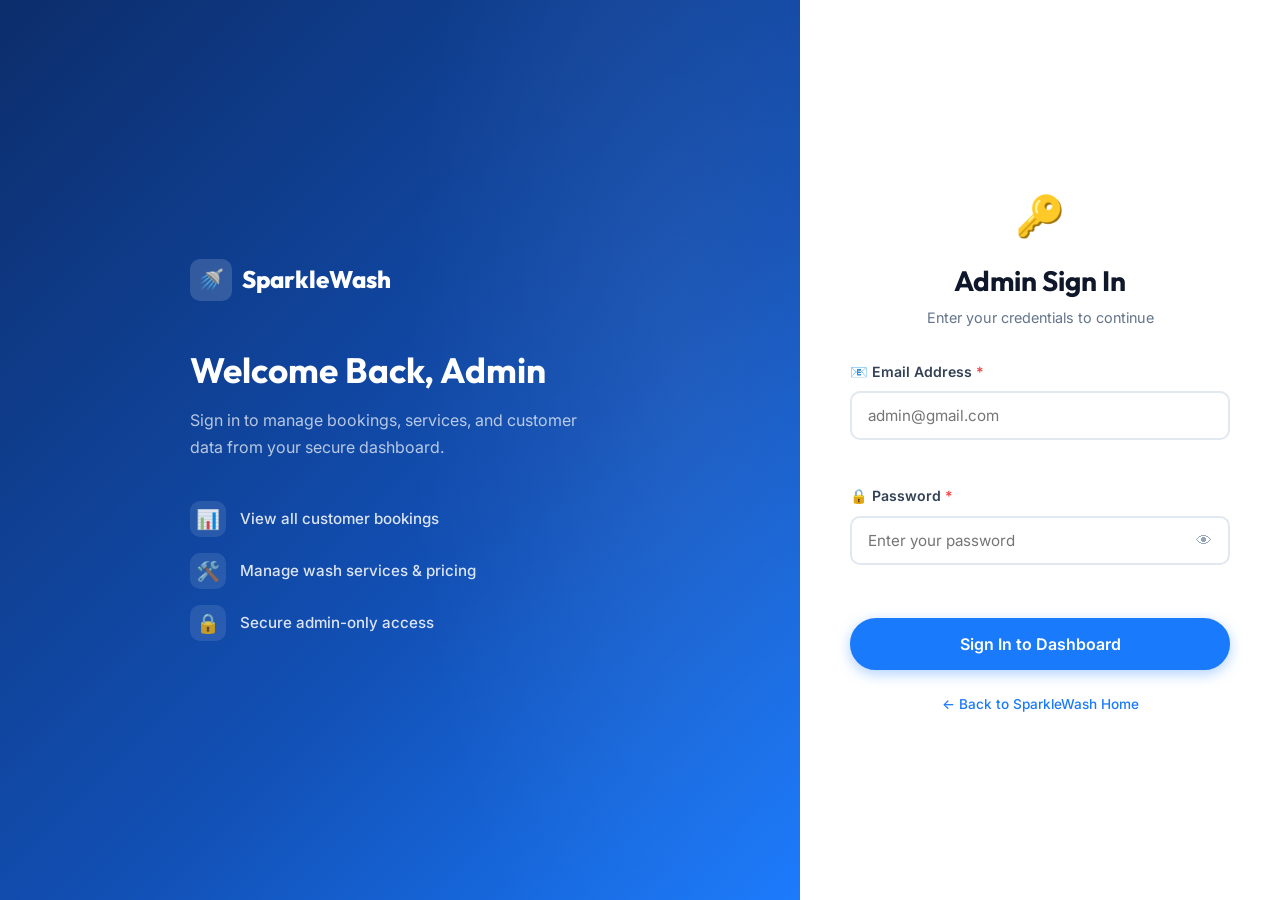
<file: html/manage-services.html>
<!DOCTYPE html>
<html lang="en">
<head>
    <meta charset="UTF-8">
    <meta name="viewport" content="width=device-width, initial-scale=1.0">
    <meta name="description" content="SparkleWash Admin — Manage wash services, add new packages and update pricing.">
    <title>Manage Services | SparkleWash</title>

    <link rel="stylesheet" href="../css/style.css">
    <link rel="stylesheet" href="../css/dashboard.css">
    <link rel="stylesheet" href="../css/manage-services.css">
</head>
<body class="dashboard-page">

  
    <aside class="sidebar" id="sidebar">
        <div class="sidebar-logo">
            <span class="logo-icon">🚿</span>
            <span class="sidebar-logo-text">SparkleWash</span>
        </div>

        <div class="sidebar-section-label">Main Menu</div>
        <nav class="sidebar-nav">
            <a href="admin-dashboard.html" class="sidebar-link">
                <span class="sidebar-icon">📊</span>
                <span>Dashboard</span>
            </a>
            <a href="manage-services.html" class="sidebar-link active">
                <span class="sidebar-icon">🛠️</span>
                <span>Manage Services</span>
            </a>
        </nav>

        <div class="sidebar-section-label">Customer Site</div>
        <nav class="sidebar-nav">
            <a href="index.html" class="sidebar-link" target="_blank">
                <span class="sidebar-icon">🏠</span>
                <span>Home Page</span>
            </a>
            <a href="services.html" class="sidebar-link" target="_blank">
                <span class="sidebar-icon">✨</span>
                <span>Services</span>
            </a>
            <a href="booking.html" class="sidebar-link" target="_blank">
                <span class="sidebar-icon">📅</span>
                <span>Booking Form</span>
            </a>
        </nav>

        <div class="sidebar-bottom">
            <button class="sidebar-logout-btn" id="logout-btn">
                <span class="sidebar-icon">🔓</span>
                <span>Logout</span>
            </button>
        </div>

        <button class="sidebar-toggle-btn" id="sidebar-close" aria-label="Close sidebar">✕</button>
    </aside>

    <div class="sidebar-overlay" id="sidebar-overlay"></div>


   
    <div class="dashboard-main">

        
        <header class="dash-topbar">
            <div class="dash-topbar-left">
                <button class="topbar-menu-btn" id="sidebar-open" aria-label="Open sidebar">☰</button>
                <div class="dash-breadcrumb">
                    <span>Admin</span>
                    <span class="breadcrumb-sep">›</span>
                    <span class="breadcrumb-current">Manage Services</span>
                </div>
            </div>
            <div class="dash-topbar-right">
                <div class="topbar-time" id="topbar-time"></div>
                <div class="topbar-admin">
                    <div class="topbar-avatar">A</div>
                    <span>admin@gmail.com</span>
                </div>
            </div>
        </header>

       
        <div class="dash-content">

            <div class="ms-layout">

               
                <div class="ms-form-col">
                    <div class="ms-card">
                        <div class="ms-card-header">
                            <span class="ms-card-icon">➕</span>
                            <div>
                                <h2 class="ms-card-title">Add New Service</h2>
                                <p class="ms-card-subtitle">Fill in the details to create a new wash package.</p>
                            </div>
                        </div>

                       
                        <div class="ms-alert ms-alert-success" id="form-success" role="alert" aria-live="polite">
                            <span>✅</span>
                            <span id="form-success-text">Service added successfully!</span>
                        </div>

                        <form class="ms-form" id="add-service-form" novalidate>

                            
                            <div class="form-group">
                                <label for="svc-name" class="form-label">
                                    🏷️ Service Name <span class="required">*</span>
                                </label>
                                <input
                                    type="text"
                                    id="svc-name"
                                    name="svc-name"
                                    class="form-input"
                                    placeholder="e.g. Platinum Wash"
                                    maxlength="60"
                                    required
                                    aria-describedby="error-svc-name"
                                >
                                <p class="field-error" id="error-svc-name" role="alert"></p>
                            </div>

                          
                            <div class="form-group">
                                <label for="svc-category" class="form-label">
                                    📂 Category <span class="required">*</span>
                                </label>
                                <select id="svc-category" name="svc-category" class="form-input form-select" required aria-describedby="error-svc-category">
                                    <option value="">— Select a category —</option>
                                    <option value="Exterior">Exterior</option>
                                    <option value="Interior">Interior</option>
                                    <option value="Full Detail">Full Detail</option>
                                </select>
                                <p class="field-error" id="error-svc-category" role="alert"></p>
                            </div>

                            
                            <div class="form-group">
                                <label for="svc-price" class="form-label">
                                    💰 Price (EGP) <span class="required">*</span>
                                </label>
                                <div class="price-input-wrap">
                                    <input
                                        type="number"
                                        id="svc-price"
                                        name="svc-price"
                                        class="form-input"
                                        placeholder="e.g. 850"
                                        min="1"
                                        max="99999"
                                        step="1"
                                        required
                                        aria-describedby="error-svc-price"
                                    >
                                    <span class="price-suffix">EGP</span>
                                </div>
                                <p class="field-error" id="error-svc-price" role="alert"></p>
                            </div>

                           
                            <div class="form-group">
                                <label for="svc-duration" class="form-label">
                                    ⏱️ Duration (minutes) <span class="required">*</span>
                                </label>
                                <input
                                    type="number"
                                    id="svc-duration"
                                    name="svc-duration"
                                    class="form-input"
                                    placeholder="e.g. 45"
                                    min="5"
                                    max="480"
                                    step="5"
                                    required
                                    aria-describedby="error-svc-duration"
                                >
                                <p class="field-error" id="error-svc-duration" role="alert"></p>
                            </div>

                            
                            <div class="form-group">
                                <label for="svc-icon" class="form-label">
                                    🎨 Icon (Emoji) <span class="optional">(Optional)</span>
                                </label>
                                <input
                                    type="text"
                                    id="svc-icon"
                                    name="svc-icon"
                                    class="form-input"
                                    placeholder="e.g. 🌟"
                                    maxlength="4"
                                >
                            </div>

                           
                            <div class="form-group">
                                <label for="svc-description" class="form-label">
                                    📝 Description <span class="required">*</span>
                                </label>
                                <textarea
                                    id="svc-description"
                                    name="svc-description"
                                    class="form-input form-textarea"
                                    placeholder="Briefly describe what this service includes…"
                                    rows="3"
                                    maxlength="300"
                                    required
                                    aria-describedby="error-svc-description"
                                ></textarea>
                                <div class="char-count">
                                    <span id="char-count">0</span>/300
                                </div>
                                <p class="field-error" id="error-svc-description" role="alert"></p>
                            </div>

                           
                            <div class="form-group">
                                <label class="form-label">
                                    ✔ Key Features <span class="required">*</span>
                                </label>
                                <p class="form-hint">Add at least 2 features included in this service.</p>
                                <div class="features-inputs" id="features-inputs">
                                    <div class="feature-input-row">
                                        <input type="text" class="form-input feature-input" placeholder="e.g. Exterior hand wash" maxlength="80">
                                        <button type="button" class="feature-remove-btn" aria-label="Remove feature" disabled>✕</button>
                                    </div>
                                    <div class="feature-input-row">
                                        <input type="text" class="form-input feature-input" placeholder="e.g. Window cleaning" maxlength="80">
                                        <button type="button" class="feature-remove-btn" aria-label="Remove feature" disabled>✕</button>
                                    </div>
                                </div>
                                <button type="button" class="btn-add-feature" id="add-feature-btn">
                                    + Add Feature
                                </button>
                                <p class="field-error" id="error-features" role="alert"></p>
                            </div>

                            <div class="ms-form-actions">
                                <button type="button" class="btn btn-outline" id="reset-form-btn">
                                    Reset
                                </button>
                                <button type="submit" class="btn btn-primary ms-submit-btn" id="ms-submit">
                                    <span class="btn-text">Add Service ✔</span>
                                    <span class="btn-spinner" aria-hidden="true"></span>
                                </button>
                            </div>

                        </form>
                    </div>
                </div>

                
                <div class="ms-list-col">
                    <div class="ms-card">
                        <div class="ms-card-header">
                            <span class="ms-card-icon">📋</span>
                            <div>
                                <h2 class="ms-card-title">Current Services</h2>
                                <p class="ms-card-subtitle">All active wash packages — click the trash icon to remove.</p>
                            </div>
                        </div>

                        <div class="services-list" id="services-list">
                           
                        </div>

                        <p class="services-empty" id="services-empty" style="display:none;">
                            No services yet. Add one using the form.
                        </p>
                    </div>
                </div>

            </div>

        </div>
    </div>

    <script src="../js/main.js"></script>
    <script src="../js/manage-services.js"></script>

</body>
</html>
</file>
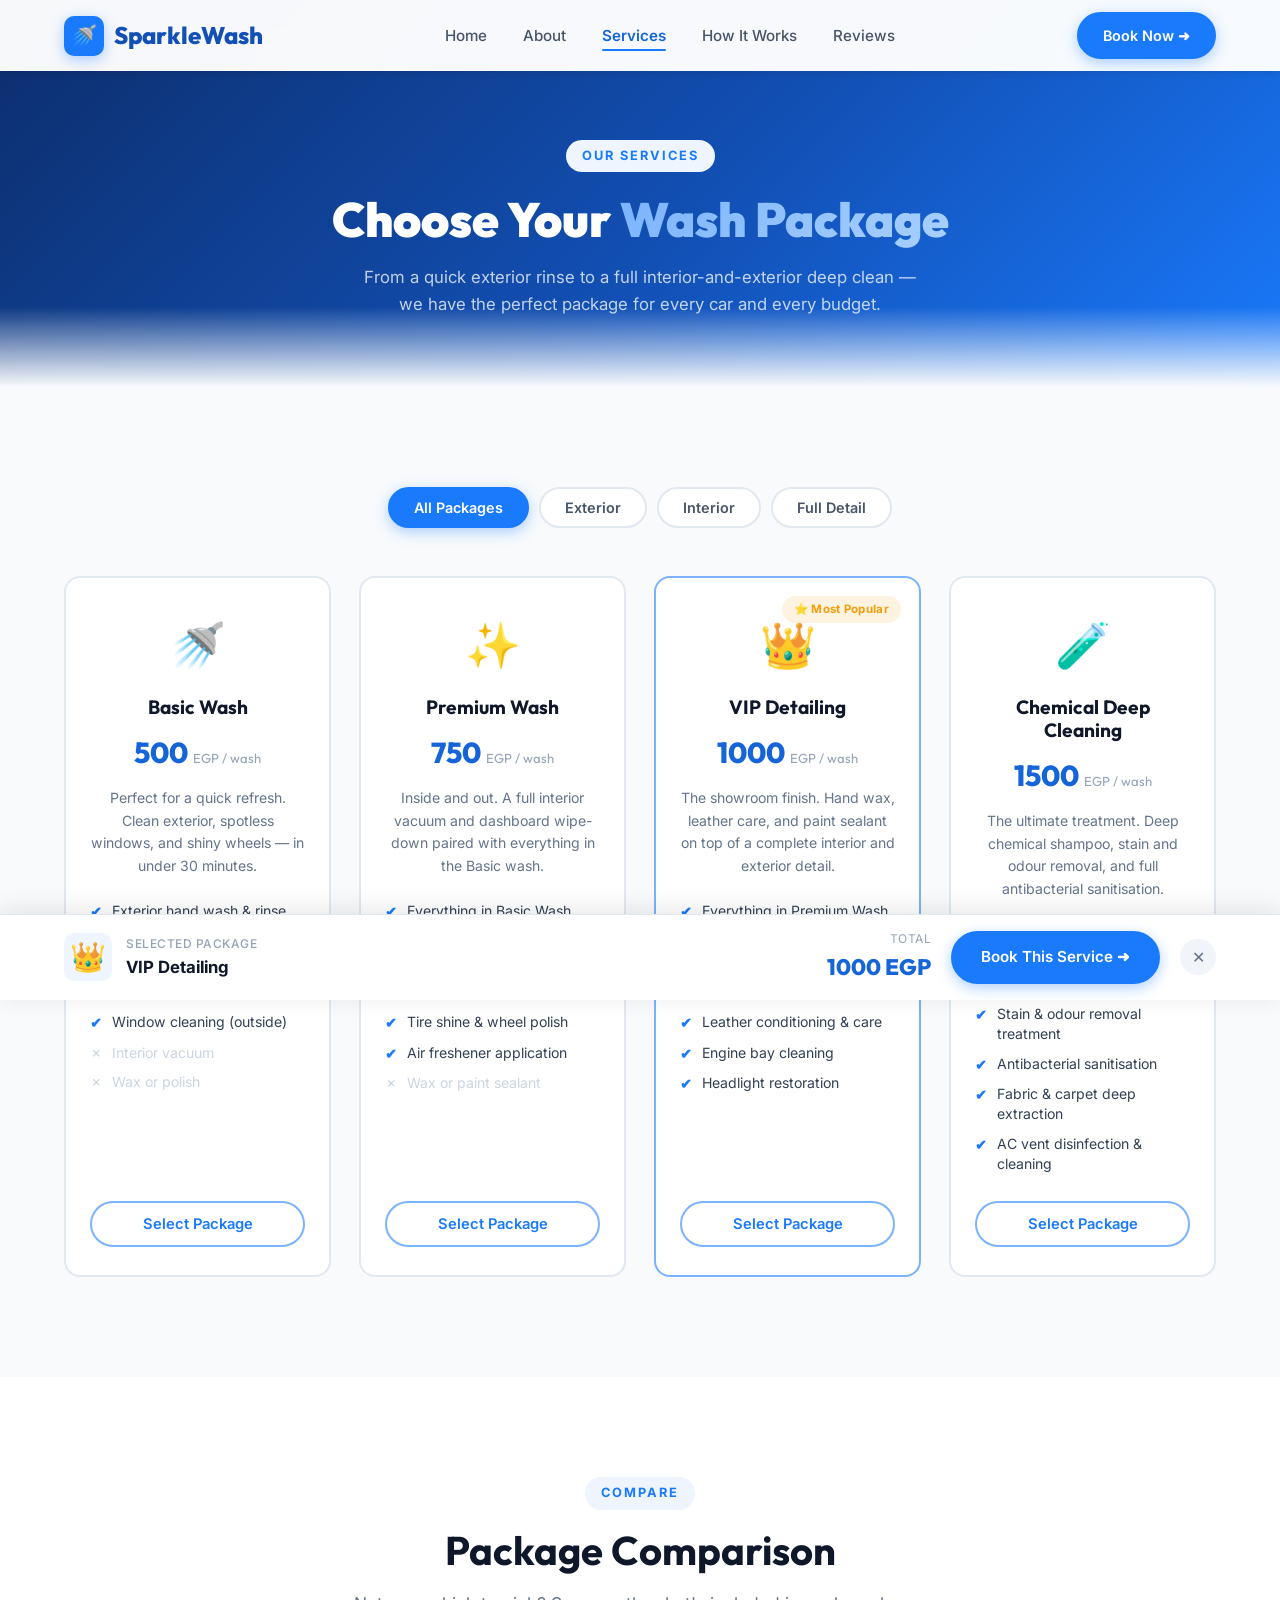
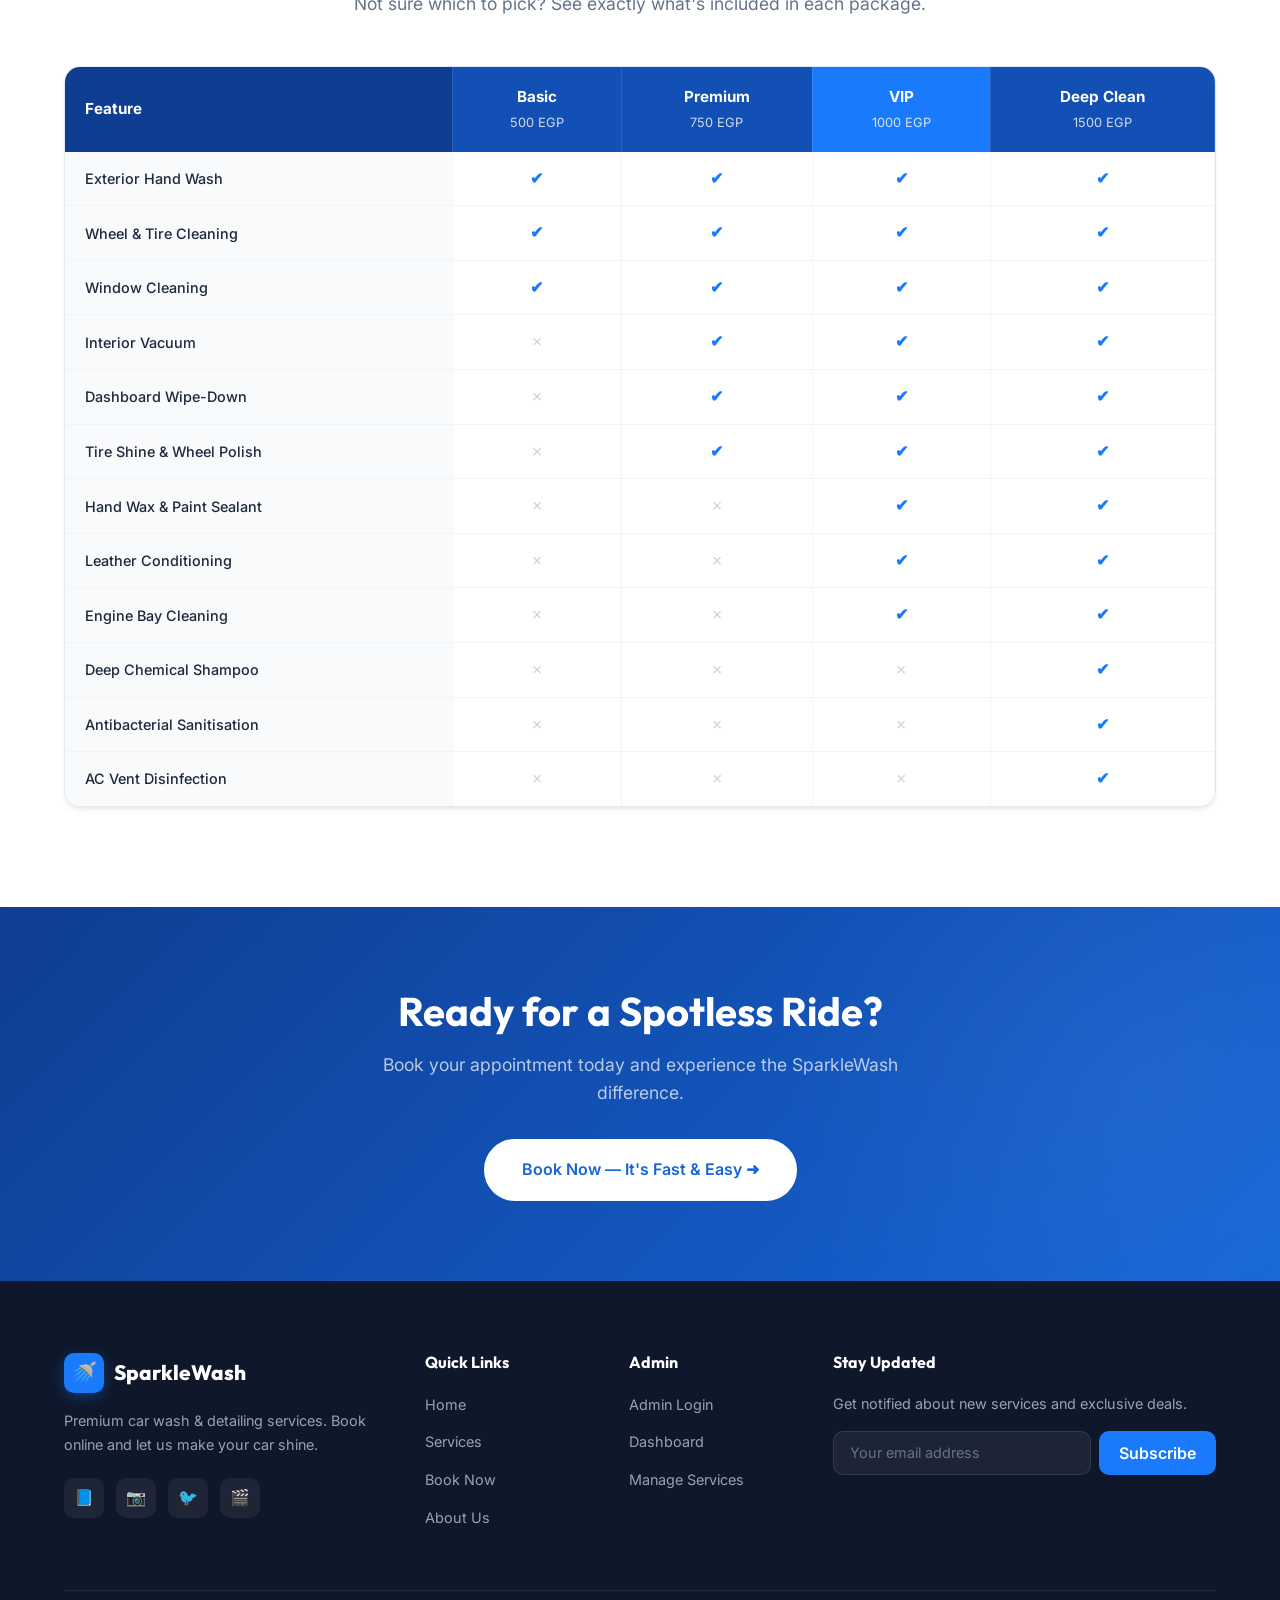
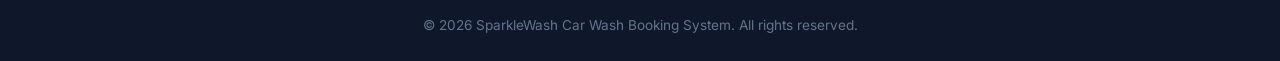
<file: html/services.html>
<!DOCTYPE html>
<html lang="en">
<head>
    <meta charset="UTF-8">
    <meta name="viewport" content="width=device-width, initial-scale=1.0">
    <meta name="description" content="SparkleWash — Browse our car wash packages: Basic, Premium, VIP Detailing, and Chemical Deep Cleaning. Choose your perfect service and book online.">
    <title>Our Services | SparkleWash</title>

 
    <link rel="stylesheet" href="../css/style.css">
    
    <link rel="stylesheet" href="../css/services.css">
</head>
<body class="services-page">

    
    <nav class="navbar scrolled" id="main-navbar">
        <div class="container">
            <a href="index.html" class="navbar-logo">
                <span class="logo-icon">🚿</span>
                SparkleWash
            </a>

            <ul class="navbar-links" id="nav-links">
                <li><a href="index.html">Home</a></li>
                <li><a href="index.html#about">About</a></li>
                <li><a href="services.html" class="active">Services</a></li>
                <li><a href="index.html#how-it-works">How It Works</a></li>
                <li><a href="index.html#testimonials">Reviews</a></li>
            </ul>

            <div class="navbar-cta">
                <a href="booking.html" class="btn btn-primary">Book Now ➜</a>
            </div>

            <button class="navbar-toggle" id="nav-toggle" aria-label="Toggle navigation">
                <span></span>
                <span></span>
                <span></span>
            </button>
        </div>
    </nav>


   
    <section class="services-hero">
        <div class="services-hero-bg"></div>
        <div class="container">
            <div class="services-hero-content">
                <span class="section-label">Our Services</span>
                <h1>Choose Your <span class="highlight">Wash Package</span></h1>
                <p>From a quick exterior rinse to a full interior-and-exterior deep clean — we have the perfect package for every car and every budget.</p>
            </div>
        </div>
    </section>


    
    <section class="services-main section">
        <div class="container">

          
            <div class="services-filters" id="services-filters">
                <button class="filter-btn active" data-filter="all">All Packages</button>
                <button class="filter-btn" data-filter="exterior">Exterior</button>
                <button class="filter-btn" data-filter="interior">Interior</button>
                <button class="filter-btn" data-filter="full">Full Detail</button>
            </div>

           
            <div class="services-grid" id="services-grid">

               
                <div class="srv-card reveal" data-service="Basic Wash" data-price="500" data-category="exterior" id="card-basic">
                    <div class="srv-card-top">
                        <div class="srv-icon">🚿</div>
                        <h3>Basic Wash</h3>
                        <div class="srv-price">500 <span>EGP / wash</span></div>
                        <p class="srv-desc">Perfect for a quick refresh. Clean exterior, spotless windows, and shiny wheels — in under 30 minutes.</p>
                    </div>
                    <ul class="srv-features">
                        <li><span class="check">✔</span> Exterior hand wash &amp; rinse</li>
                        <li><span class="check">✔</span> Wheels &amp; tire cleaning</li>
                        <li><span class="check">✔</span> Exterior dry with microfiber towels</li>
                        <li><span class="check">✔</span> Window cleaning (outside)</li>
                        <li class="faded"><span>✗</span> Interior vacuum</li>
                        <li class="faded"><span>✗</span> Wax or polish</li>
                    </ul>
                    <button class="btn srv-select-btn" data-service="Basic Wash" data-price="500">
                        Select Package
                    </button>
                    <div class="srv-selected-badge">✔ Selected</div>
                </div>

                
                <div class="srv-card reveal" data-service="Premium Wash" data-price="750" data-category="interior" id="card-premium">
                    <div class="srv-card-top">
                        <div class="srv-icon">✨</div>
                        <h3>Premium Wash</h3>
                        <div class="srv-price">750 <span>EGP / wash</span></div>
                        <p class="srv-desc">Inside and out. A full interior vacuum and dashboard wipe-down paired with everything in the Basic wash.</p>
                    </div>
                    <ul class="srv-features">
                        <li><span class="check">✔</span> Everything in Basic Wash</li>
                        <li><span class="check">✔</span> Full interior vacuum &amp; dusting</li>
                        <li><span class="check">✔</span> Dashboard &amp; console wipe-down</li>
                        <li><span class="check">✔</span> Tire shine &amp; wheel polish</li>
                        <li><span class="check">✔</span> Air freshener application</li>
                        <li class="faded"><span>✗</span> Wax or paint sealant</li>
                    </ul>
                    <button class="btn srv-select-btn" data-service="Premium Wash" data-price="750">
                        Select Package
                    </button>
                    <div class="srv-selected-badge">✔ Selected</div>
                </div>

               
                <div class="srv-card srv-card--popular reveal" data-service="VIP Detailing" data-price="1000" data-category="full" id="card-vip">
                    <div class="srv-popular-tag">⭐ Most Popular</div>
                    <div class="srv-card-top">
                        <div class="srv-icon">👑</div>
                        <h3>VIP Detailing</h3>
                        <div class="srv-price">1000 <span>EGP / wash</span></div>
                        <p class="srv-desc">The showroom finish. Hand wax, leather care, and paint sealant on top of a complete interior and exterior detail.</p>
                    </div>
                    <ul class="srv-features">
                        <li><span class="check">✔</span> Everything in Premium Wash</li>
                        <li><span class="check">✔</span> Clay bar paint decontamination</li>
                        <li><span class="check">✔</span> Hand wax &amp; paint sealant</li>
                        <li><span class="check">✔</span> Leather conditioning &amp; care</li>
                        <li><span class="check">✔</span> Engine bay cleaning</li>
                        <li><span class="check">✔</span> Headlight restoration</li>
                    </ul>
                    <button class="btn srv-select-btn" data-service="VIP Detailing" data-price="1000">
                        Select Package
                    </button>
                    <div class="srv-selected-badge">✔ Selected</div>
                </div>

              
                <div class="srv-card reveal" data-service="Chemical Deep Cleaning" data-price="1500" data-category="full" id="card-deep">
                    <div class="srv-card-top">
                        <div class="srv-icon">🧪</div>
                        <h3>Chemical Deep Cleaning</h3>
                        <div class="srv-price">1500 <span>EGP / wash</span></div>
                        <p class="srv-desc">The ultimate treatment. Deep chemical shampoo, stain and odour removal, and full antibacterial sanitisation.</p>
                    </div>
                    <ul class="srv-features">
                        <li><span class="check">✔</span> Everything in VIP Detailing</li>
                        <li><span class="check">✔</span> Deep chemical interior shampoo</li>
                        <li><span class="check">✔</span> Stain &amp; odour removal treatment</li>
                        <li><span class="check">✔</span> Antibacterial sanitisation</li>
                        <li><span class="check">✔</span> Fabric &amp; carpet deep extraction</li>
                        <li><span class="check">✔</span> AC vent disinfection &amp; cleaning</li>
                    </ul>
                    <button class="btn srv-select-btn" data-service="Chemical Deep Cleaning" data-price="1500">
                        Select Package
                    </button>
                    <div class="srv-selected-badge">✔ Selected</div>
                </div>

            </div>
        </div>
    </section>


    
    <div class="selection-bar" id="selection-bar" aria-live="polite" aria-label="Selected service summary">
        <div class="container">
            <div class="selection-bar-inner">
                <div class="selection-info">
                    <span class="selection-icon" id="sel-icon">👑</span>
                    <div class="selection-text">
                        <span class="selection-label">Selected Package</span>
                        <strong class="selection-name" id="sel-name">VIP Detailing</strong>
                    </div>
                </div>
                <div class="selection-price-wrap">
                    <span class="selection-price-label">Total</span>
                    <span class="selection-price" id="sel-price">1000 EGP</span>
                </div>
                <a href="booking.html" class="btn btn-primary selection-cta" id="sel-book-btn">
                    Book This Service ➜
                </a>
                <button class="selection-clear" id="sel-clear" aria-label="Clear selection">✕</button>
            </div>
        </div>
    </div>


    
    <section class="comparison section">
        <div class="container text-center">
            <span class="section-label">Compare</span>
            <h2 class="section-title">Package Comparison</h2>
            <p class="section-subtitle">Not sure which to pick? See exactly what's included in each package.</p>

            <div class="compare-table-wrap">
                <table class="compare-table">
                    <thead>
                        <tr>
                            <th class="compare-feature-col">Feature</th>
                            <th>Basic<br><span>500 EGP</span></th>
                            <th>Premium<br><span>750 EGP</span></th>
                            <th class="popular-col">VIP<br><span>1000 EGP</span></th>
                            <th>Deep Clean<br><span>1500 EGP</span></th>
                        </tr>
                    </thead>
                    <tbody>
                        <tr>
                            <td>Exterior Hand Wash</td>
                            <td class="yes">✔</td><td class="yes">✔</td><td class="yes">✔</td><td class="yes">✔</td>
                        </tr>
                        <tr>
                            <td>Wheel &amp; Tire Cleaning</td>
                            <td class="yes">✔</td><td class="yes">✔</td><td class="yes">✔</td><td class="yes">✔</td>
                        </tr>
                        <tr>
                            <td>Window Cleaning</td>
                            <td class="yes">✔</td><td class="yes">✔</td><td class="yes">✔</td><td class="yes">✔</td>
                        </tr>
                        <tr>
                            <td>Interior Vacuum</td>
                            <td class="no">✗</td><td class="yes">✔</td><td class="yes">✔</td><td class="yes">✔</td>
                        </tr>
                        <tr>
                            <td>Dashboard Wipe-Down</td>
                            <td class="no">✗</td><td class="yes">✔</td><td class="yes">✔</td><td class="yes">✔</td>
                        </tr>
                        <tr>
                            <td>Tire Shine &amp; Wheel Polish</td>
                            <td class="no">✗</td><td class="yes">✔</td><td class="yes">✔</td><td class="yes">✔</td>
                        </tr>
                        <tr>
                            <td>Hand Wax &amp; Paint Sealant</td>
                            <td class="no">✗</td><td class="no">✗</td><td class="yes">✔</td><td class="yes">✔</td>
                        </tr>
                        <tr>
                            <td>Leather Conditioning</td>
                            <td class="no">✗</td><td class="no">✗</td><td class="yes">✔</td><td class="yes">✔</td>
                        </tr>
                        <tr>
                            <td>Engine Bay Cleaning</td>
                            <td class="no">✗</td><td class="no">✗</td><td class="yes">✔</td><td class="yes">✔</td>
                        </tr>
                        <tr>
                            <td>Deep Chemical Shampoo</td>
                            <td class="no">✗</td><td class="no">✗</td><td class="no">✗</td><td class="yes">✔</td>
                        </tr>
                        <tr>
                            <td>Antibacterial Sanitisation</td>
                            <td class="no">✗</td><td class="no">✗</td><td class="no">✗</td><td class="yes">✔</td>
                        </tr>
                        <tr>
                            <td>AC Vent Disinfection</td>
                            <td class="no">✗</td><td class="no">✗</td><td class="no">✗</td><td class="yes">✔</td>
                        </tr>
                    </tbody>
                </table>
            </div>
        </div>
    </section>


   
    <section class="cta-banner">
        <div class="container">
            <h2>Ready for a Spotless Ride?</h2>
            <p>Book your appointment today and experience the SparkleWash difference.</p>
            <a href="booking.html" class="btn btn-white">Book Now — It's Fast &amp; Easy ➜</a>
        </div>
    </section>


  
    <footer class="footer" id="footer">
        <div class="container">
            <div class="footer-grid">
                <div class="footer-brand">
                    <a href="index.html" class="navbar-logo">
                        <span class="logo-icon">🚿</span>
                        SparkleWash
                    </a>
                    <p>Premium car wash &amp; detailing services. Book online and let us make your car shine.</p>
                    <div class="footer-socials">
                        <a href="#" aria-label="Facebook">📘</a>
                        <a href="#" aria-label="Instagram">📷</a>
                        <a href="#" aria-label="Twitter">🐦</a>
                        <a href="#" aria-label="YouTube">🎬</a>
                    </div>
                </div>
                <div class="footer-col">
                    <h4>Quick Links</h4>
                    <ul>
                        <li><a href="index.html">Home</a></li>
                        <li><a href="services.html">Services</a></li>
                        <li><a href="booking.html">Book Now</a></li>
                        <li><a href="index.html#about">About Us</a></li>
                    </ul>
                </div>
                <div class="footer-col">
                    <h4>Admin</h4>
                    <ul>
                        <li><a href="admin-login.html">Admin Login</a></li>
                        <li><a href="admin-dashboard.html">Dashboard</a></li>
                        <li><a href="manage-services.html">Manage Services</a></li>
                    </ul>
                </div>
                <div class="footer-col footer-newsletter">
                    <h4>Stay Updated</h4>
                    <p>Get notified about new services and exclusive deals.</p>
                    <form class="footer-newsletter-form" onsubmit="event.preventDefault(); alert('Thank you for subscribing!');">
                        <input type="email" placeholder="Your email address" required>
                        <button type="submit">Subscribe</button>
                    </form>
                </div>
            </div>
            <div class="footer-bottom">
                <p>&copy; 2026 SparkleWash Car Wash Booking System. All rights reserved.</p>
            </div>
        </div>
    </footer>


    
    <script src="../js/main.js"></script>
   
    <script src="../js/services.js"></script>

</body>
</html>
</file>
<file: css/style.css>
@import url('https://fonts.googleapis.com/css2?family=Inter:wght@300;400;500;600;700;800;900&family=Outfit:wght@400;500;600;700;800&display=swap');


:root {

    --primary-900: #0c2d6b;
    --primary-800: #0f3d91;
    --primary-700: #1250b5;
    --primary-600: #1565d8;
    --primary-500: #1a7afc;
    --primary-400: #4a96fd;
    --primary-300: #7ab3fe;
    --primary-200: #a9d0fe;
    --primary-100: #d4e8ff;
    --primary-50:  #eef5ff;


    --white: #ffffff;
    --gray-50:  #f8fafc;
    --gray-100: #f1f5f9;
    --gray-200: #e2e8f0;
    --gray-300: #cbd5e1;
    --gray-400: #94a3b8;
    --gray-500: #64748b;
    --gray-600: #475569;
    --gray-700: #334155;
    --gray-800: #1e293b;
    --gray-900: #0f172a;


    --success: #10b981;
    --warning: #f59e0b;
    --error:   #ef4444;


    --shadow-sm:  0 1px 2px rgba(0, 0, 0, 0.05);
    --shadow-md:  0 4px 6px -1px rgba(0, 0, 0, 0.07), 0 2px 4px -2px rgba(0, 0, 0, 0.05);
    --shadow-lg:  0 10px 15px -3px rgba(0, 0, 0, 0.08), 0 4px 6px -4px rgba(0, 0, 0, 0.04);
    --shadow-xl:  0 20px 25px -5px rgba(0, 0, 0, 0.1), 0 8px 10px -6px rgba(0, 0, 0, 0.06);
    --shadow-blue: 0 4px 14px rgba(26, 122, 252, 0.35);


    --font-heading: 'Outfit', sans-serif;
    --font-body:    'Inter', sans-serif;


    --transition-fast: 150ms ease;
    --transition-base: 250ms ease;
    --transition-slow: 400ms cubic-bezier(0.4, 0, 0.2, 1);


    --radius-sm:   6px;
    --radius-md:   10px;
    --radius-lg:   16px;
    --radius-xl:   24px;
    --radius-full: 9999px;
}


*,
*::before,
*::after {
    margin: 0;
    padding: 0;
    box-sizing: border-box;
}

html {
    scroll-behavior: smooth;
    font-size: 16px;
}

body {
    font-family: var(--font-body);
    color: var(--gray-800);
    background-color: var(--white);
    line-height: 1.6;
    -webkit-font-smoothing: antialiased;
    -moz-osx-font-smoothing: grayscale;
    overflow-x: hidden;
}

h1, h2, h3, h4, h5, h6 {
    font-family: var(--font-heading);
    font-weight: 700;
    line-height: 1.2;
    color: var(--gray-900);
}

a {
    text-decoration: none;
    color: inherit;
    transition: color var(--transition-fast);
}

img {
    max-width: 100%;
    display: block;
}

ul {
    list-style: none;
}

button, input, textarea, select {
    font-family: var(--font-body);
    font-size: 1rem;
    border: none;
    outline: none;
}


.container {
    width: 100%;
    max-width: 1200px;
    margin: 0 auto;
    padding: 0 24px;
}

.section {
    padding: 100px 0;
}

.section-label {
    display: inline-block;
    font-size: 0.8rem;
    font-weight: 700;
    letter-spacing: 2px;
    text-transform: uppercase;
    color: var(--primary-500);
    background: var(--primary-50);
    padding: 6px 16px;
    border-radius: var(--radius-full);
    margin-bottom: 16px;
}

.section-title {
    font-size: 2.5rem;
    margin-bottom: 16px;
}

.section-subtitle {
    font-size: 1.1rem;
    color: var(--gray-500);
    max-width: 600px;
    margin: 0 auto 48px;
}

.text-center {
    text-align: center;
}

.btn {
    display: inline-flex;
    align-items: center;
    gap: 8px;
    padding: 14px 32px;
    font-weight: 600;
    font-size: 0.95rem;
    border-radius: var(--radius-full);
    cursor: pointer;
    transition: all var(--transition-base);
    border: 2px solid transparent;
}

.btn-primary {
    background: var(--primary-500);
    color: var(--white);
    border-color: var(--primary-500);
    box-shadow: var(--shadow-blue);
}

.btn-primary:hover {
    background: var(--primary-600);
    border-color: var(--primary-600);
    transform: translateY(-2px);
    box-shadow: 0 6px 20px rgba(26, 122, 252, 0.45);
}

.btn-outline {
    background: transparent;
    color: var(--primary-500);
    border-color: var(--primary-300);
}

.btn-outline:hover {
    background: var(--primary-50);
    border-color: var(--primary-500);
    transform: translateY(-2px);
}

.btn-white {
    background: var(--white);
    color: var(--primary-600);
    border-color: var(--white);
}

.btn-white:hover {
    background: var(--primary-50);
    transform: translateY(-2px);
    box-shadow: var(--shadow-lg);
}



.navbar {
    position: fixed;
    top: 0;
    left: 0;
    width: 100%;
    z-index: 1000;
    padding: 18px 0;
    transition: all var(--transition-slow);
    background: transparent;
}

.navbar.scrolled {
    background: rgba(255, 255, 255, 0.95);
    backdrop-filter: blur(12px);
    -webkit-backdrop-filter: blur(12px);
    padding: 12px 0;
    box-shadow: var(--shadow-md);
}

.navbar .container {
    display: flex;
    align-items: center;
    justify-content: space-between;
}

.navbar-logo {
    display: flex;
    align-items: center;
    gap: 10px;
    font-family: var(--font-heading);
    font-weight: 800;
    font-size: 1.5rem;
    color: var(--white);
    transition: color var(--transition-base);
}

.navbar.scrolled .navbar-logo {
    color: var(--primary-700);
}

.navbar-logo .logo-icon {
    width: 40px;
    height: 40px;
    background: var(--primary-500);
    border-radius: var(--radius-md);
    display: flex;
    align-items: center;
    justify-content: center;
    font-size: 1.3rem;
    color: var(--white);
    box-shadow: var(--shadow-blue);
}

.navbar.scrolled .navbar-logo .logo-icon {
    background: var(--primary-500);
}

.navbar-links {
    display: flex;
    align-items: center;
    gap: 36px;
}

.navbar-links a {
    font-weight: 500;
    font-size: 0.95rem;
    color: rgba(255, 255, 255, 0.85);
    position: relative;
    padding: 4px 0;
    transition: color var(--transition-fast);
}

.navbar.scrolled .navbar-links a {
    color: var(--gray-600);
}

.navbar-links a::after {
    content: '';
    position: absolute;
    bottom: -2px;
    left: 0;
    width: 0;
    height: 2px;
    background: var(--primary-400);
    border-radius: 2px;
    transition: width var(--transition-base);
}

.navbar-links a:hover {
    color: var(--white);
}

.navbar.scrolled .navbar-links a:hover {
    color: var(--primary-500);
}

.navbar-links a:hover::after {
    width: 100%;
}

.navbar-links a.active {
    color: var(--white);
    font-weight: 600;
}

.navbar.scrolled .navbar-links a.active {
    color: var(--primary-600);
}

.navbar-links a.active::after {
    width: 100%;
    background: var(--primary-500);
}

.navbar-cta .btn {
    padding: 10px 24px;
    font-size: 0.9rem;
}


.navbar-toggle {
    display: none;
    flex-direction: column;
    gap: 5px;
    background: none;
    cursor: pointer;
    padding: 4px;
    z-index: 1001;
}

.navbar-toggle span {
    width: 26px;
    height: 3px;
    background: var(--white);
    border-radius: 3px;
    transition: all var(--transition-base);
}

.navbar.scrolled .navbar-toggle span {
    background: var(--gray-700);
}

.navbar-toggle.active span:nth-child(1) {
    transform: rotate(45deg) translate(5px, 6px);
}

.navbar-toggle.active span:nth-child(2) {
    opacity: 0;
}

.navbar-toggle.active span:nth-child(3) {
    transform: rotate(-45deg) translate(5px, -6px);
}



.hero {
    position: relative;
    min-height: 100vh;
    display: flex;
    align-items: center;
    background: linear-gradient(135deg, var(--primary-900) 0%, var(--primary-700) 50%, var(--primary-500) 100%);
    overflow: hidden;
}

.hero::before {
    content: '';
    position: absolute;
    top: -50%;
    right: -30%;
    width: 80%;
    height: 150%;
    background: radial-gradient(ellipse, rgba(255,255,255,0.06) 0%, transparent 70%);
    pointer-events: none;
}

.hero::after {
    content: '';
    position: absolute;
    bottom: 0;
    left: 0;
    width: 100%;
    height: 120px;
    background: linear-gradient(to top, var(--white), transparent);
    pointer-events: none;
}


.hero-bubbles {
    position: absolute;
    inset: 0;
    overflow: hidden;
    pointer-events: none;
}

.hero-bubbles .bubble {
    position: absolute;
    border-radius: 50%;
    background: rgba(255, 255, 255, 0.05);
    animation: bubbleFloat linear infinite;
}

@keyframes bubbleFloat {
    0% {
        transform: translateY(100vh) scale(0);
        opacity: 0;
    }
    10% {
        opacity: 1;
    }
    90% {
        opacity: 1;
    }
    100% {
        transform: translateY(-20vh) scale(1);
        opacity: 0;
    }
}

.hero-content {
    position: relative;
    z-index: 2;
    max-width: 650px;
}

.hero-badge {
    display: inline-flex;
    align-items: center;
    gap: 8px;
    background: rgba(255, 255, 255, 0.12);
    backdrop-filter: blur(8px);
    border: 1px solid rgba(255, 255, 255, 0.18);
    padding: 8px 18px;
    border-radius: var(--radius-full);
    font-size: 0.85rem;
    color: rgba(255, 255, 255, 0.9);
    font-weight: 500;
    margin-bottom: 28px;
    animation: fadeInUp 0.6s ease both;
}

.hero-badge .dot {
    width: 8px;
    height: 8px;
    background: var(--success);
    border-radius: 50%;
    animation: pulse 2s infinite;
}

@keyframes pulse {
    0%, 100% { opacity: 1; transform: scale(1); }
    50% { opacity: 0.5; transform: scale(1.3); }
}

.hero h1 {
    font-size: 3.8rem;
    font-weight: 900;
    color: var(--white);
    margin-bottom: 20px;
    line-height: 1.1;
    animation: fadeInUp 0.6s ease 0.1s both;
}

.hero h1 .highlight {
    background: linear-gradient(135deg, #7ab3fe, #a9d0fe);
    -webkit-background-clip: text;
    -webkit-text-fill-color: transparent;
    background-clip: text;
}

.hero p {
    font-size: 1.15rem;
    color: rgba(255, 255, 255, 0.75);
    margin-bottom: 36px;
    line-height: 1.7;
    max-width: 520px;
    animation: fadeInUp 0.6s ease 0.2s both;
}

.hero-actions {
    display: flex;
    gap: 16px;
    flex-wrap: wrap;
    animation: fadeInUp 0.6s ease 0.3s both;
}

.hero-stats {
    display: flex;
    gap: 48px;
    margin-top: 56px;
    animation: fadeInUp 0.6s ease 0.4s both;
}

.hero-stats .stat {
    text-align: center;
}

.hero-stats .stat-number {
    font-family: var(--font-heading);
    font-size: 2rem;
    font-weight: 800;
    color: var(--white);
    display: block;
}

.hero-stats .stat-label {
    font-size: 0.85rem;
    color: rgba(255, 255, 255, 0.6);
    font-weight: 500;
}

.hero-image {
    position: relative;
    z-index: 2;
    flex: 1;
    display: flex;
    justify-content: center;
    animation: fadeInRight 0.8s ease 0.3s both;
}

.hero .container {
    display: flex;
    align-items: center;
    gap: 60px;
}

.hero-car-visual {
    width: 500px;
    height: 500px;
    position: relative;
}

.hero-car-visual .glow-ring {
    position: absolute;
    inset: 0;
    border-radius: 50%;
    border: 2px solid rgba(255, 255, 255, 0.08);
    animation: rotateGlow 12s linear infinite;
}

.hero-car-visual .glow-ring::before {
    content: '';
    position: absolute;
    top: -4px;
    left: 50%;
    width: 8px;
    height: 8px;
    background: var(--primary-300);
    border-radius: 50%;
    box-shadow: 0 0 20px var(--primary-400);
}

@keyframes rotateGlow {
    from { transform: rotate(0deg); }
    to { transform: rotate(360deg); }
}

.hero-car-visual .car-emoji {
    position: absolute;
    top: 50%;
    left: 50%;
    transform: translate(-50%, -50%);
    font-size: 8rem;
    filter: drop-shadow(0 20px 40px rgba(0,0,0,0.3));
    animation: carBounce 3s ease-in-out infinite;
}

@keyframes carBounce {
    0%, 100% { transform: translate(-50%, -50%) translateY(0); }
    50% { transform: translate(-50%, -50%) translateY(-15px); }
}

.hero-car-visual .sparkle {
    position: absolute;
    font-size: 1.5rem;
    animation: sparkle 2s ease-in-out infinite;
}

.hero-car-visual .sparkle:nth-child(3) { top: 20%; left: 15%; animation-delay: 0s; }
.hero-car-visual .sparkle:nth-child(4) { top: 10%; right: 25%; animation-delay: 0.5s; }
.hero-car-visual .sparkle:nth-child(5) { bottom: 30%; right: 15%; animation-delay: 1s; }
.hero-car-visual .sparkle:nth-child(6) { bottom: 20%; left: 20%; animation-delay: 1.5s; }

@keyframes sparkle {
    0%, 100% { opacity: 0.3; transform: scale(0.8); }
    50% { opacity: 1; transform: scale(1.2); }
}



.features-strip {
    position: relative;
    margin-top: -50px;
    z-index: 10;
    padding-bottom: 40px;
}

.features-grid {
    display: grid;
    grid-template-columns: repeat(4, 1fr);
    gap: 24px;
}

.feature-card {
    background: var(--white);
    border: 1px solid var(--gray-200);
    border-radius: var(--radius-lg);
    padding: 32px 24px;
    text-align: center;
    transition: all var(--transition-base);
    cursor: default;
}

.feature-card:hover {
    transform: translateY(-6px);
    box-shadow: var(--shadow-xl);
    border-color: var(--primary-200);
}

.feature-icon {
    width: 56px;
    height: 56px;
    margin: 0 auto 16px;
    border-radius: var(--radius-md);
    display: flex;
    align-items: center;
    justify-content: center;
    font-size: 1.5rem;
    background: var(--primary-50);
    color: var(--primary-500);
}

.feature-card h3 {
    font-size: 1.05rem;
    margin-bottom: 8px;
}

.feature-card p {
    font-size: 0.88rem;
    color: var(--gray-500);
    line-height: 1.5;
}



.about {
    background: var(--gray-50);
}

.about .container {
    display: flex;
    align-items: center;
    gap: 80px;
}

.about-visual {
    flex: 1;
    min-width: 400px;
    position: relative;
}

.about-image-wrapper {
    position: relative;
    border-radius: var(--radius-xl);
    overflow: hidden;
    box-shadow: var(--shadow-xl);
}

.about-image-wrapper .about-placeholder {
    width: 100%;
    height: 400px;
    background: linear-gradient(135deg, var(--primary-100), var(--primary-200));
    display: flex;
    align-items: center;
    justify-content: center;
    font-size: 6rem;
}

.about-floating-card {
    position: absolute;
    bottom: -20px;
    right: -20px;
    background: var(--white);
    border-radius: var(--radius-lg);
    padding: 20px 24px;
    box-shadow: var(--shadow-xl);
    display: flex;
    align-items: center;
    gap: 14px;
    animation: floatCard 3s ease-in-out infinite;
}

@keyframes floatCard {
    0%, 100% { transform: translateY(0); }
    50% { transform: translateY(-8px); }
}

.about-floating-card .afc-icon {
    width: 48px;
    height: 48px;
    background: var(--primary-50);
    border-radius: var(--radius-md);
    display: flex;
    align-items: center;
    justify-content: center;
    font-size: 1.3rem;
}

.about-floating-card .afc-text strong {
    display: block;
    font-size: 1.25rem;
    color: var(--primary-600);
}

.about-floating-card .afc-text span {
    font-size: 0.8rem;
    color: var(--gray-500);
}

.about-content {
    flex: 1;
}

.about-content .section-title {
    text-align: left;
}

.about-content .section-subtitle {
    text-align: left;
    margin: 0 0 32px;
}

.about-list {
    display: flex;
    flex-direction: column;
    gap: 18px;
    margin-bottom: 36px;
}

.about-list li {
    display: flex;
    align-items: flex-start;
    gap: 14px;
    font-size: 0.95rem;
    color: var(--gray-700);
}

.about-list li .check {
    width: 28px;
    height: 28px;
    min-width: 28px;
    background: var(--primary-50);
    border-radius: 50%;
    display: flex;
    align-items: center;
    justify-content: center;
    font-size: 0.85rem;
    color: var(--primary-500);
    margin-top: 2px;
}



.services-preview {
    background: var(--white);
}

.services-preview-grid {
    display: grid;
    grid-template-columns: repeat(4, 1fr);
    gap: 28px;
}

.service-preview-card {
    background: var(--white);
    border: 1px solid var(--gray-200);
    border-radius: var(--radius-lg);
    padding: 36px 28px;
    text-align: center;
    transition: all var(--transition-base);
    position: relative;
    overflow: hidden;
}

.service-preview-card::before {
    content: '';
    position: absolute;
    top: 0;
    left: 0;
    width: 100%;
    height: 4px;
    background: linear-gradient(90deg, var(--primary-400), var(--primary-600));
    transform: scaleX(0);
    transition: transform var(--transition-base);
}

.service-preview-card:hover {
    transform: translateY(-8px);
    box-shadow: var(--shadow-xl);
    border-color: var(--primary-200);
}

.service-preview-card:hover::before {
    transform: scaleX(1);
}

.service-preview-card .sp-icon {
    font-size: 2.5rem;
    margin-bottom: 16px;
}

.service-preview-card h3 {
    font-size: 1.2rem;
    margin-bottom: 8px;
}

.service-preview-card .sp-price {
    font-family: var(--font-heading);
    font-size: 1.6rem;
    font-weight: 800;
    color: var(--primary-600);
    margin-bottom: 12px;
}

.service-preview-card .sp-price span {
    font-size: 0.85rem;
    font-weight: 400;
    color: var(--gray-400);
}

.service-preview-card p {
    font-size: 0.9rem;
    color: var(--gray-500);
    line-height: 1.6;
    margin-bottom: 20px;
}

.sp-features {
    list-style: none;
    text-align: left;
    margin-bottom: 24px;
    display: flex;
    flex-direction: column;
    gap: 10px;
}

.sp-features li {
    font-size: 0.88rem;
    color: var(--gray-600);
    line-height: 1.4;
    padding-left: 4px;
}

.service-preview-card .btn {
    width: 100%;
    justify-content: center;
}



.how-it-works {
    background: var(--gray-50);
}

.steps-grid {
    display: grid;
    grid-template-columns: repeat(3, 1fr);
    gap: 32px;
    position: relative;
}

.steps-grid::before {
    content: '';
    position: absolute;
    top: 50px;
    left: 15%;
    width: 70%;
    height: 2px;
    background: linear-gradient(90deg, transparent, var(--primary-200), var(--primary-400), var(--primary-200), transparent);
    z-index: 0;
}

.step-card {
    position: relative;
    z-index: 1;
    text-align: center;
    padding: 24px;
}

.step-number {
    width: 64px;
    height: 64px;
    margin: 0 auto 20px;
    border-radius: 50%;
    background: var(--white);
    border: 3px solid var(--primary-500);
    display: flex;
    align-items: center;
    justify-content: center;
    font-family: var(--font-heading);
    font-size: 1.5rem;
    font-weight: 800;
    color: var(--primary-600);
    box-shadow: var(--shadow-md);
}

.step-card h3 {
    font-size: 1.15rem;
    margin-bottom: 8px;
}

.step-card p {
    font-size: 0.9rem;
    color: var(--gray-500);
    line-height: 1.6;
}



.testimonials {
    background: var(--white);
}

.testimonials-slider {
    position: relative;
    max-width: 800px;
    margin: 0 auto;
    overflow: hidden;
}

.testimonial-track {
    display: flex;
    transition: transform 0.5s cubic-bezier(0.4, 0, 0.2, 1);
}

.testimonial-card {
    min-width: 100%;
    padding: 40px 48px;
    background: var(--gray-50);
    border-radius: var(--radius-xl);
    text-align: center;
}

.testimonial-stars {
    display: flex;
    gap: 4px;
    justify-content: center;
    margin-bottom: 20px;
    font-size: 1.2rem;
    color: var(--warning);
}

.testimonial-card blockquote {
    font-size: 1.1rem;
    color: var(--gray-700);
    line-height: 1.8;
    margin-bottom: 24px;
    font-style: italic;
}

.testimonial-author {
    display: flex;
    align-items: center;
    justify-content: center;
    gap: 14px;
}

.testimonial-avatar {
    width: 48px;
    height: 48px;
    border-radius: 50%;
    background: linear-gradient(135deg, var(--primary-400), var(--primary-600));
    display: flex;
    align-items: center;
    justify-content: center;
    font-size: 1.1rem;
    color: var(--white);
    font-weight: 700;
}

.testimonial-author-info strong {
    display: block;
    font-size: 0.95rem;
}

.testimonial-author-info span {
    font-size: 0.82rem;
    color: var(--gray-400);
}

.testimonial-controls {
    display: flex;
    justify-content: center;
    gap: 12px;
    margin-top: 24px;
}

.testimonial-controls button {
    width: 44px;
    height: 44px;
    border-radius: 50%;
    background: var(--white);
    border: 1px solid var(--gray-200);
    display: flex;
    align-items: center;
    justify-content: center;
    cursor: pointer;
    font-size: 1.1rem;
    color: var(--gray-600);
    transition: all var(--transition-fast);
}

.testimonial-controls button:hover {
    background: var(--primary-500);
    color: var(--white);
    border-color: var(--primary-500);
}

.testimonial-dots {
    display: flex;
    justify-content: center;
    gap: 8px;
    margin-top: 20px;
}

.testimonial-dots .dot {
    width: 10px;
    height: 10px;
    border-radius: 50%;
    background: var(--gray-300);
    cursor: pointer;
    transition: all var(--transition-fast);
}

.testimonial-dots .dot.active {
    background: var(--primary-500);
    width: 28px;
    border-radius: 5px;
}



.cta-banner {
    background: linear-gradient(135deg, var(--primary-800), var(--primary-600));
    padding: 80px 0;
    position: relative;
    overflow: hidden;
}

.cta-banner::before {
    content: '';
    position: absolute;
    top: -50%;
    right: -20%;
    width: 60%;
    height: 200%;
    background: radial-gradient(ellipse, rgba(255,255,255,0.05) 0%, transparent 70%);
    pointer-events: none;
}

.cta-banner .container {
    position: relative;
    z-index: 1;
    text-align: center;
}

.cta-banner h2 {
    font-size: 2.5rem;
    color: var(--white);
    margin-bottom: 16px;
}

.cta-banner p {
    font-size: 1.1rem;
    color: rgba(255, 255, 255, 0.7);
    margin-bottom: 32px;
    max-width: 550px;
    margin-left: auto;
    margin-right: auto;
}

.cta-banner .btn-white {
    font-size: 1rem;
    padding: 16px 36px;
}



.footer {
    background: var(--gray-900);
    color: var(--gray-400);
    padding: 72px 0 0;
}

.footer-grid {
    display: grid;
    grid-template-columns: 2fr 1fr 1fr 1.5fr;
    gap: 48px;
    padding-bottom: 48px;
    border-bottom: 1px solid rgba(255,255,255,0.08);
}

.footer-brand .navbar-logo {
    color: var(--white);
    margin-bottom: 16px;
    font-size: 1.3rem;
}

.footer-brand p {
    font-size: 0.9rem;
    line-height: 1.7;
    margin-bottom: 20px;
}

.footer-socials {
    display: flex;
    gap: 12px;
}

.footer-socials a {
    width: 40px;
    height: 40px;
    border-radius: var(--radius-md);
    background: rgba(255,255,255,0.06);
    display: flex;
    align-items: center;
    justify-content: center;
    font-size: 1rem;
    color: var(--gray-400);
    transition: all var(--transition-fast);
}

.footer-socials a:hover {
    background: var(--primary-500);
    color: var(--white);
    transform: translateY(-3px);
}

.footer-col h4 {
    color: var(--white);
    font-size: 1rem;
    margin-bottom: 20px;
}

.footer-col ul li {
    margin-bottom: 12px;
}

.footer-col ul li a {
    font-size: 0.9rem;
    color: var(--gray-400);
    transition: all var(--transition-fast);
}

.footer-col ul li a:hover {
    color: var(--primary-400);
    padding-left: 4px;
}

.footer-newsletter p {
    font-size: 0.9rem;
    margin-bottom: 16px;
}

.footer-newsletter-form {
    display: flex;
    gap: 8px;
}

.footer-newsletter-form input {
    flex: 1;
    padding: 12px 16px;
    border-radius: var(--radius-md);
    background: rgba(255,255,255,0.06);
    border: 1px solid rgba(255,255,255,0.1);
    color: var(--white);
    font-size: 0.9rem;
}

.footer-newsletter-form input::placeholder {
    color: var(--gray-500);
}

.footer-newsletter-form button {
    padding: 12px 20px;
    border-radius: var(--radius-md);
    background: var(--primary-500);
    color: var(--white);
    font-weight: 600;
    cursor: pointer;
    transition: background var(--transition-fast);
}

.footer-newsletter-form button:hover {
    background: var(--primary-600);
}

.footer-bottom {
    padding: 24px 0;
    text-align: center;
    font-size: 0.85rem;
    color: var(--gray-500);
}



@keyframes fadeInUp {
    from {
        opacity: 0;
        transform: translateY(30px);
    }
    to {
        opacity: 1;
        transform: translateY(0);
    }
}

@keyframes fadeInRight {
    from {
        opacity: 0;
        transform: translateX(40px);
    }
    to {
        opacity: 1;
        transform: translateX(0);
    }
}


.reveal {
    opacity: 0;
    transform: translateY(30px);
    transition: opacity 0.6s ease, transform 0.6s ease;
}

.reveal.visible {
    opacity: 1;
    transform: translateY(0);
}



@media (max-width: 1024px) {
    .hero h1 {
        font-size: 3rem;
    }

    .hero .container {
        flex-direction: column;
        text-align: center;
    }

    .hero-content {
        max-width: 100%;
    }

    .hero p {
        max-width: 100%;
    }

    .hero-actions {
        justify-content: center;
    }

    .hero-stats {
        justify-content: center;
    }

    .hero-car-visual {
        width: 350px;
        height: 350px;
    }

    .features-grid {
        grid-template-columns: repeat(2, 1fr);
    }

    .services-preview-grid {
        grid-template-columns: repeat(2, 1fr);
    }

    .about .container {
        flex-direction: column;
        text-align: center;
    }

    .about-visual {
        min-width: unset;
        width: 100%;
        max-width: 500px;
    }

    .about-content .section-title,
    .about-content .section-subtitle {
        text-align: center;
    }

    .about-list {
        align-items: center;
    }

    .footer-grid {
        grid-template-columns: repeat(2, 1fr);
    }
}

@media (max-width: 768px) {
    .section {
        padding: 60px 0;
    }

    .section-title {
        font-size: 2rem;
    }

    .navbar-links,
    .navbar-cta {
        display: none;
    }

    .navbar-links.open {
        display: flex;
        flex-direction: column;
        position: fixed;
        top: 0;
        left: 0;
        width: 100%;
        height: 100vh;
        background: rgba(15, 23, 42, 0.97);
        backdrop-filter: blur(16px);
        justify-content: center;
        align-items: center;
        gap: 28px;
        z-index: 999;
    }

    .navbar-links.open a {
        font-size: 1.3rem;
        color: var(--white);
    }

    .navbar-toggle {
        display: flex;
    }

    .hero {
        min-height: auto;
        padding: 140px 0 100px;
    }

    .hero h1 {
        font-size: 2.4rem;
    }

    .hero-car-visual {
        width: 280px;
        height: 280px;
    }

    .hero-stats {
        gap: 28px;
    }

    .features-grid,
    .steps-grid {
        grid-template-columns: 1fr;
    }

    .services-preview-grid {
        grid-template-columns: 1fr;
    }

    .steps-grid::before {
        display: none;
    }

    .footer-grid {
        grid-template-columns: 1fr;
    }

    .cta-banner h2 {
        font-size: 1.8rem;
    }
}

@media (max-width: 480px) {
    .hero h1 {
        font-size: 2rem;
    }

    .hero-actions {
        flex-direction: column;
    }

    .hero-actions .btn {
        width: 100%;
        justify-content: center;
    }

    .hero-stats {
        flex-direction: column;
        gap: 16px;
    }
}
</file>
<file: css/dashboard.css>
.dashboard-page {
    background: #f0f4f8;
    overflow-x: hidden;
}


.dashboard-page .navbar {
    display: none;
}




:root {
    --sidebar-width: 240px;
    --topbar-height: 64px;
    --dash-bg: #f0f4f8;
    --dash-card-bg: #ffffff;
    --dash-border: #e2e8f0;
    --dash-text: #1e293b;
    --dash-muted: #64748b;
    --dash-sidebar-bg: #0f172a;
    --dash-sidebar-text: rgba(255,255,255,0.75);
    --dash-sidebar-active: rgba(26,122,252,0.2);
}


.sidebar {
    position: fixed;
    top: 0;
    left: 0;
    width: var(--sidebar-width);
    height: 100vh;
    background: var(--dash-sidebar-bg);
    display: flex;
    flex-direction: column;
    padding: 0 0 24px;
    z-index: 1000;
    overflow-y: auto;
    transition: transform 0.3s ease;
}

.sidebar-logo {
    display: flex;
    align-items: center;
    gap: 10px;
    padding: 22px 20px;
    border-bottom: 1px solid rgba(255,255,255,0.06);
    margin-bottom: 8px;
}

.sidebar-logo .logo-icon {
    width: 36px;
    height: 36px;
    background: var(--primary-500);
    border-radius: var(--radius-md);
    display: flex;
    align-items: center;
    justify-content: center;
    font-size: 1.1rem;
    flex-shrink: 0;
}

.sidebar-logo-text {
    font-family: var(--font-heading);
    font-weight: 800;
    font-size: 1.15rem;
    color: var(--white);
    letter-spacing: -0.3px;
}

.sidebar-section-label {
    font-size: 0.68rem;
    font-weight: 700;
    letter-spacing: 1.5px;
    text-transform: uppercase;
    color: rgba(255,255,255,0.3);
    padding: 16px 20px 8px;
}

.sidebar-nav {
    display: flex;
    flex-direction: column;
    gap: 2px;
    padding: 0 10px;
}

.sidebar-link {
    display: flex;
    align-items: center;
    gap: 12px;
    padding: 11px 14px;
    border-radius: var(--radius-md);
    color: var(--dash-sidebar-text);
    font-size: 0.9rem;
    font-weight: 500;
    text-decoration: none;
    transition: all var(--transition-fast);
}

.sidebar-link:hover {
    background: rgba(255,255,255,0.06);
    color: var(--white);
}

.sidebar-link.active {
    background: var(--dash-sidebar-active);
    color: var(--primary-300);
    font-weight: 600;
}

.sidebar-icon {
    font-size: 1.1rem;
    width: 22px;
    text-align: center;
    flex-shrink: 0;
}


.sidebar-toggle-btn {
    display: none;
    position: absolute;
    top: 18px;
    right: 14px;
    background: rgba(255,255,255,0.08);
    border: none;
    color: var(--white);
    font-size: 1rem;
    width: 32px;
    height: 32px;
    border-radius: var(--radius-sm);
    cursor: pointer;
}


.sidebar-overlay {
    display: none;
    position: fixed;
    inset: 0;
    background: rgba(0,0,0,0.5);
    z-index: 999;
}

.sidebar-overlay.visible {
    display: block;
}


.sidebar-bottom {
    margin-top: auto;
    padding: 16px 10px 0;
    border-top: 1px solid rgba(255,255,255,0.06);
}

.sidebar-logout-btn {
    display: flex;
    align-items: center;
    gap: 12px;
    width: 100%;
    padding: 11px 14px;
    border-radius: var(--radius-md);
    background: none;
    border: none;
    color: rgba(255,255,255,0.6);
    font-size: 0.9rem;
    font-weight: 500;
    font-family: var(--font-body);
    cursor: pointer;
    transition: all var(--transition-fast);
    text-align: left;
}

.sidebar-logout-btn:hover {
    background: rgba(239, 68, 68, 0.15);
    color: #f87171;
}



.dashboard-main {
    margin-left: var(--sidebar-width);
    min-height: 100vh;
    display: flex;
    flex-direction: column;
    transition: margin-left 0.3s ease;
}



.dash-topbar {
    position: sticky;
    top: 0;
    z-index: 100;
    height: var(--topbar-height);
    background: var(--dash-card-bg);
    border-bottom: 1px solid var(--dash-border);
    display: flex;
    align-items: center;
    justify-content: space-between;
    padding: 0 28px;
    box-shadow: var(--shadow-sm);
}

.dash-topbar-left {
    display: flex;
    align-items: center;
    gap: 16px;
}

.topbar-menu-btn {
    display: none;
    background: none;
    border: none;
    font-size: 1.4rem;
    cursor: pointer;
    color: var(--dash-text);
    padding: 4px 8px;
    border-radius: var(--radius-sm);
    transition: background var(--transition-fast);
}

.topbar-menu-btn:hover {
    background: var(--gray-100);
}

.dash-breadcrumb {
    display: flex;
    align-items: center;
    gap: 8px;
    font-size: 0.9rem;
    color: var(--dash-muted);
}

.breadcrumb-sep {
    color: var(--gray-300);
}

.breadcrumb-current {
    font-weight: 600;
    color: var(--dash-text);
}

.dash-topbar-right {
    display: flex;
    align-items: center;
    gap: 20px;
}

.topbar-time {
    font-size: 0.85rem;
    color: var(--dash-muted);
    font-variant-numeric: tabular-nums;
}

.topbar-admin {
    display: flex;
    align-items: center;
    gap: 10px;
    font-size: 0.9rem;
    font-weight: 600;
    color: var(--dash-text);
}

.topbar-avatar {
    width: 34px;
    height: 34px;
    border-radius: 50%;
    background: linear-gradient(135deg, var(--primary-400), var(--primary-600));
    display: flex;
    align-items: center;
    justify-content: center;
    color: var(--white);
    font-weight: 700;
    font-size: 0.9rem;
}


.dash-content {
    padding: 32px 28px 60px;
    flex: 1;
}



.stats-row {
    display: grid;
    grid-template-columns: repeat(4, 1fr);
    gap: 20px;
    margin-bottom: 32px;
}

.stat-card {
    background: var(--dash-card-bg);
    border: 1px solid var(--dash-border);
    border-radius: var(--radius-lg);
    padding: 22px 20px;
    display: flex;
    align-items: center;
    gap: 16px;
    box-shadow: var(--shadow-sm);
    transition: box-shadow var(--transition-base);
}

.stat-card:hover {
    box-shadow: var(--shadow-md);
}

.stat-card-icon {
    width: 48px;
    height: 48px;
    border-radius: var(--radius-md);
    background: rgba(26,122,252,0.1);
    color: var(--primary-500);
    display: flex;
    align-items: center;
    justify-content: center;
    font-size: 1.4rem;
    flex-shrink: 0;
}

.stat-card-value {
    display: block;
    font-family: var(--font-heading);
    font-size: 1.8rem;
    font-weight: 800;
    color: var(--dash-text);
    line-height: 1;
    margin-bottom: 4px;
}

.stat-card-label {
    font-size: 0.8rem;
    color: var(--dash-muted);
    font-weight: 500;
}



.table-section {
    background: var(--dash-card-bg);
    border: 1px solid var(--dash-border);
    border-radius: var(--radius-lg);
    box-shadow: var(--shadow-sm);
    overflow: hidden;
}

.table-header {
    display: flex;
    align-items: center;
    justify-content: space-between;
    flex-wrap: wrap;
    gap: 16px;
    padding: 20px 24px;
    border-bottom: 1px solid var(--dash-border);
}

.table-title {
    font-size: 1.1rem;
    color: var(--dash-text);
    font-weight: 700;
}

.table-controls {
    display: flex;
    align-items: center;
    gap: 10px;
    flex-wrap: wrap;
}


.search-wrap {
    position: relative;
    display: flex;
    align-items: center;
}

.search-icon {
    position: absolute;
    left: 12px;
    font-size: 0.9rem;
    pointer-events: none;
}

.search-input {
    padding: 9px 36px 9px 34px;
    border: 1px solid var(--dash-border);
    border-radius: var(--radius-md);
    background: var(--gray-50);
    font-size: 0.88rem;
    color: var(--dash-text);
    width: 240px;
    transition: all var(--transition-base);
    font-family: var(--font-body);
    outline: none;
}

.search-input:focus {
    border-color: var(--primary-400);
    box-shadow: 0 0 0 3px rgba(26,122,252,0.1);
    background: var(--white);
}

.search-clear {
    position: absolute;
    right: 10px;
    background: none;
    border: none;
    cursor: pointer;
    color: var(--gray-400);
    font-size: 0.8rem;
    display: none;
    padding: 2px;
    transition: color var(--transition-fast);
}

.search-clear:hover {
    color: var(--error);
}

.search-clear.visible {
    display: block;
}


.dash-select {
    padding: 9px 32px 9px 12px;
    border: 1px solid var(--dash-border);
    border-radius: var(--radius-md);
    background: var(--gray-50);
    font-size: 0.88rem;
    color: var(--dash-text);
    cursor: pointer;
    font-family: var(--font-body);
    outline: none;
    appearance: none;
    -webkit-appearance: none;
    background-image: url("data:image/svg+xml,%3Csvg xmlns='http://www.w3.org/2000/svg' width='14' height='14' viewBox='0 0 24 24' fill='none' stroke='%2364748b' stroke-width='2'%3E%3Cpolyline points='6 9 12 15 18 9'%3E%3C/polyline%3E%3C/svg%3E");
    background-repeat: no-repeat;
    background-position: right 10px center;
    transition: border-color var(--transition-fast);
}

.dash-select:focus {
    border-color: var(--primary-400);
    box-shadow: 0 0 0 3px rgba(26,122,252,0.1);
    background-color: var(--white);
}


.table-results-count {
    padding: 10px 24px;
    font-size: 0.82rem;
    color: var(--dash-muted);
    border-bottom: 1px solid var(--gray-100);
    background: var(--gray-50);
}



.table-wrap {
    overflow-x: auto;
}

.bookings-table {
    width: 100%;
    border-collapse: collapse;
    min-width: 900px;
}

.bookings-table thead th {
    background: var(--gray-50);
    padding: 12px 16px;
    text-align: left;
    font-size: 0.78rem;
    font-weight: 700;
    text-transform: uppercase;
    letter-spacing: 0.6px;
    color: var(--dash-muted);
    border-bottom: 1px solid var(--dash-border);
    white-space: nowrap;
}

.bookings-table tbody tr {
    border-bottom: 1px solid var(--gray-100);
    transition: background var(--transition-fast);
}

.bookings-table tbody tr:last-child {
    border-bottom: none;
}

.bookings-table tbody tr:hover {
    background: var(--primary-50);
}

.bookings-table tbody td {
    padding: 14px 16px;
    font-size: 0.88rem;
    color: var(--dash-text);
    vertical-align: middle;
    white-space: nowrap;
}

.bookings-table tbody td:first-child {
    color: var(--dash-muted);
    font-size: 0.8rem;
    font-weight: 600;
}


.cell-name {
    font-weight: 600;
    color: var(--dash-text) !important;
}

.cell-email {
    color: var(--dash-muted) !important;
    font-size: 0.82rem !important;
}


.status-badge {
    display: inline-flex;
    align-items: center;
    gap: 5px;
    padding: 4px 12px;
    border-radius: var(--radius-full);
    font-size: 0.75rem;
    font-weight: 700;
}

.status-badge.confirmed {
    background: rgba(16, 185, 129, 0.1);
    color: #059669;
}

.status-badge.pending {
    background: rgba(245, 158, 11, 0.1);
    color: #d97706;
}

.status-badge.cancelled {
    background: rgba(239, 68, 68, 0.1);
    color: #dc2626;
}


.service-badge {
    display: inline-block;
    padding: 3px 10px;
    border-radius: var(--radius-full);
    font-size: 0.75rem;
    font-weight: 600;
    background: var(--primary-50);
    color: var(--primary-700);
}


.cell-price {
    font-family: var(--font-heading);
    font-weight: 700;
    color: var(--primary-600) !important;
}


.table-empty {
    display: none;
    flex-direction: column;
    align-items: center;
    justify-content: center;
    padding: 60px 20px;
    text-align: center;
    gap: 12px;
}

.table-empty.visible {
    display: flex;
}

.table-empty span {
    font-size: 2.5rem;
}

.table-empty p {
    font-size: 0.95rem;
    color: var(--dash-muted);
}



@media (max-width: 1024px) {
    .stats-row {
        grid-template-columns: repeat(2, 1fr);
    }
}

@media (max-width: 860px) {
    .sidebar {
        transform: translateX(-100%);
    }

    .sidebar.open {
        transform: translateX(0);
    }

    .sidebar-toggle-btn {
        display: flex;
        align-items: center;
        justify-content: center;
    }

    .dashboard-main {
        margin-left: 0;
    }

    .topbar-menu-btn {
        display: flex;
    }

    .table-header {
        flex-direction: column;
        align-items: flex-start;
    }

    .table-controls {
        width: 100%;
    }

    .search-input {
        width: 100%;
    }

    .dash-content {
        padding: 20px 16px 48px;
    }
}

@media (max-width: 560px) {
    .stats-row {
        grid-template-columns: 1fr 1fr;
        gap: 12px;
    }

    .stat-card {
        flex-direction: column;
        text-align: center;
        padding: 16px 12px;
    }

    .topbar-time {
        display: none;
    }

    .dash-topbar {
        padding: 0 16px;
    }

    .table-controls {
        flex-direction: column;
    }

    .dash-select {
        width: 100%;
    }
}
</file>
<file: css/admin-login.css>
.admin-login-page {
    background: var(--gray-50);
    min-height: 100vh;
    display: flex;
}


.admin-login-page .navbar {
    display: none;
}



.login-wrapper {
    display: flex;
    width: 100%;
    min-height: 100vh;
}



.login-left {
    flex: 1;
    background: linear-gradient(135deg, var(--primary-900) 0%, var(--primary-700) 60%, var(--primary-500) 100%);
    display: flex;
    align-items: center;
    justify-content: center;
    padding: 60px 48px;
    position: relative;
    overflow: hidden;
}

.login-left::before {
    content: '';
    position: absolute;
    top: -40%;
    right: -20%;
    width: 70%;
    height: 160%;
    background: radial-gradient(ellipse, rgba(255,255,255,0.06) 0%, transparent 70%);
    pointer-events: none;
}

.login-left-inner {
    position: relative;
    z-index: 1;
    max-width: 420px;
}

.login-logo {
    display: inline-flex;
    align-items: center;
    gap: 10px;
    font-family: var(--font-heading);
    font-weight: 800;
    font-size: 1.5rem;
    color: var(--white);
    margin-bottom: 48px;
    text-decoration: none;
}

.login-logo .logo-icon {
    width: 42px;
    height: 42px;
    background: rgba(255,255,255,0.15);
    border-radius: var(--radius-md);
    display: flex;
    align-items: center;
    justify-content: center;
    font-size: 1.3rem;
}

.login-left h2 {
    font-size: 2.2rem;
    color: var(--white);
    margin-bottom: 16px;
    line-height: 1.2;
}

.login-left p {
    font-size: 1rem;
    color: rgba(255,255,255,0.7);
    line-height: 1.7;
    margin-bottom: 40px;
}

.login-features {
    list-style: none;
    display: flex;
    flex-direction: column;
    gap: 16px;
}

.login-features li {
    display: flex;
    align-items: center;
    gap: 14px;
    color: rgba(255,255,255,0.85);
    font-size: 0.95rem;
    font-weight: 500;
}

.login-features li span {
    font-size: 1.2rem;
    width: 36px;
    height: 36px;
    background: rgba(255,255,255,0.1);
    border-radius: var(--radius-md);
    display: flex;
    align-items: center;
    justify-content: center;
    flex-shrink: 0;
}



.login-right {
    width: 480px;
    flex-shrink: 0;
    display: flex;
    align-items: center;
    justify-content: center;
    padding: 48px 40px;
    background: var(--white);
}

.login-card {
    width: 100%;
    max-width: 380px;
}

.login-card-header {
    text-align: center;
    margin-bottom: 32px;
}

.login-icon {
    font-size: 2.5rem;
    margin-bottom: 16px;
}

.login-card-header h1 {
    font-size: 1.75rem;
    color: var(--gray-900);
    margin-bottom: 8px;
}

.login-card-header p {
    font-size: 0.9rem;
    color: var(--gray-500);
}



.login-error-banner {
    display: none;
    align-items: center;
    gap: 10px;
    background: rgba(239, 68, 68, 0.08);
    border: 1px solid rgba(239, 68, 68, 0.25);
    border-radius: var(--radius-md);
    padding: 12px 16px;
    margin-bottom: 20px;
    font-size: 0.88rem;
    color: #dc2626;
    font-weight: 500;
    animation: fadeInUp 0.3s ease both;
}

.login-error-banner.visible {
    display: flex;
}



.login-form .form-group {
    margin-bottom: 20px;
}

.form-label {
    display: block;
    font-size: 0.88rem;
    font-weight: 600;
    color: var(--gray-700);
    margin-bottom: 8px;
}

.required {
    color: var(--error);
}

.form-input {
    width: 100%;
    padding: 13px 16px;
    border: 2px solid var(--gray-200);
    border-radius: var(--radius-md);
    background: var(--white);
    color: var(--gray-800);
    font-size: 0.95rem;
    font-family: var(--font-body);
    transition: all var(--transition-base);
    outline: none;
}

.form-input:focus {
    border-color: var(--primary-400);
    box-shadow: 0 0 0 3px rgba(26, 122, 252, 0.12);
}

.form-input.input-error {
    border-color: var(--error);
    box-shadow: 0 0 0 3px rgba(239, 68, 68, 0.1);
}



.password-wrap {
    position: relative;
}

.password-wrap .form-input {
    padding-right: 48px;
}

.password-toggle {
    position: absolute;
    right: 14px;
    top: 50%;
    transform: translateY(-50%);
    background: none;
    border: none;
    cursor: pointer;
    font-size: 1rem;
    color: var(--gray-400);
    padding: 4px;
    transition: color var(--transition-fast);
    line-height: 1;
}

.password-toggle:hover {
    color: var(--primary-500);
}



.field-error {
    font-size: 0.8rem;
    color: var(--error);
    margin-top: 6px;
    min-height: 18px;
    display: flex;
    align-items: center;
    gap: 4px;
    font-weight: 500;
    opacity: 0;
    transform: translateY(-4px);
    transition: all var(--transition-fast);
}

.field-error.visible {
    opacity: 1;
    transform: translateY(0);
}

.field-error::before {
    content: '⚠';
    font-size: 0.75rem;
}



.login-submit-btn {
    width: 100%;
    justify-content: center;
    padding: 14px 32px;
    font-size: 1rem;
    margin-top: 8px;
    position: relative;
}

.btn-spinner {
    display: none;
    width: 18px;
    height: 18px;
    border: 2px solid rgba(255,255,255,0.4);
    border-top-color: var(--white);
    border-radius: 50%;
    animation: spin 0.7s linear infinite;
}

.login-submit-btn.loading .btn-text {
    opacity: 0.6;
}

.login-submit-btn.loading .btn-spinner {
    display: inline-block;
}

@keyframes spin {
    to { transform: rotate(360deg); }
}



.login-back-link {
    text-align: center;
    margin-top: 24px;
    font-size: 0.85rem;
}

.login-back-link a {
    color: var(--primary-500);
    font-weight: 500;
    text-decoration: none;
    transition: color var(--transition-fast);
}

.login-back-link a:hover {
    color: var(--primary-700);
}



@media (max-width: 860px) {
    .login-left {
        display: none;
    }

    .login-right {
        width: 100%;
        padding: 40px 24px;
    }
}

@media (max-width: 480px) {
    .login-right {
        padding: 32px 16px;
    }

    .login-card-header h1 {
        font-size: 1.5rem;
    }
}
</file>
<file: css/booking.css>
.booking-page {
    background: var(--gray-50);
}


.booking-page .navbar {
    background: rgba(255, 255, 255, 0.97);
    backdrop-filter: blur(12px);
    -webkit-backdrop-filter: blur(12px);
    box-shadow: var(--shadow-md);
    padding: 12px 0;
}

.booking-page .navbar .navbar-logo {
    color: var(--primary-700);
}

.booking-page .navbar .navbar-links a {
    color: var(--gray-600);
}

.booking-page .navbar .navbar-links a:hover {
    color: var(--primary-500);
}

.booking-page .navbar .navbar-links a.active {
    color: var(--primary-600);
}

.booking-page .navbar .navbar-toggle span {
    background: var(--gray-700);
}



.booking-hero {
    position: relative;
    padding: 140px 0 70px;
    overflow: hidden;
}

.booking-hero-bg {
    position: absolute;
    inset: 0;
    background: linear-gradient(135deg, var(--primary-900) 0%, var(--primary-700) 55%, var(--primary-500) 100%);
    z-index: 0;
}

.booking-hero-bg::after {
    content: '';
    position: absolute;
    bottom: 0;
    left: 0;
    width: 100%;
    height: 80px;
    background: linear-gradient(to top, var(--gray-50), transparent);
}

.booking-hero .container {
    position: relative;
    z-index: 1;
}

.booking-hero-content {
    text-align: center;
}

.booking-hero-content h1 {
    font-size: 3rem;
    font-weight: 900;
    color: var(--white);
    margin-bottom: 16px;
    line-height: 1.15;
    animation: fadeInUp 0.6s ease both;
}

.booking-hero-content h1 .highlight {
    background: linear-gradient(135deg, #7ab3fe, #a9d0fe);
    -webkit-background-clip: text;
    -webkit-text-fill-color: transparent;
    background-clip: text;
}

.booking-hero-content p {
    font-size: 1.05rem;
    color: rgba(255, 255, 255, 0.75);
    max-width: 540px;
    margin: 0 auto;
    animation: fadeInUp 0.6s ease 0.1s both;
}

.booking-hero-content .section-label {
    animation: fadeInUp 0.6s ease both;
    margin-bottom: 20px;
}



.booking-section {
    padding: 56px 0 100px;
}

.booking-layout {
    display: grid;
    grid-template-columns: 340px 1fr;
    gap: 40px;
    align-items: flex-start;
}



.booking-summary {
    position: sticky;
    top: 96px;
}

.summary-card {
    background: var(--white);
    border: 1px solid var(--gray-200);
    border-radius: var(--radius-xl);
    padding: 32px 28px;
    box-shadow: var(--shadow-lg);
}

.summary-header {
    display: flex;
    align-items: center;
    gap: 12px;
    margin-bottom: 28px;
}

.summary-icon {
    width: 44px;
    height: 44px;
    background: var(--primary-50);
    border-radius: var(--radius-md);
    display: flex;
    align-items: center;
    justify-content: center;
    font-size: 1.3rem;
}

.summary-header h3 {
    font-size: 1.1rem;
    color: var(--gray-900);
}

.summary-service,
.summary-row {
    display: flex;
    justify-content: space-between;
    align-items: center;
    padding: 12px 0;
    border-bottom: 1px solid var(--gray-100);
    gap: 12px;
}

.summary-label {
    font-size: 0.82rem;
    color: var(--gray-500);
    font-weight: 500;
    text-transform: uppercase;
    letter-spacing: 0.5px;
    white-space: nowrap;
}

.summary-value {
    font-size: 0.92rem;
    font-weight: 600;
    color: var(--gray-700);
    text-align: right;
    word-break: break-word;
}

.summary-divider {
    height: 1px;
    background: var(--gray-200);
    margin: 16px 0;
}

.summary-price-row {
    display: flex;
    justify-content: space-between;
    align-items: center;
}

.summary-price {
    font-family: var(--font-heading);
    font-size: 1.4rem;
    font-weight: 800;
    color: var(--primary-600);
}

.summary-note {
    margin-top: 20px;
    padding: 14px 16px;
    background: var(--primary-50);
    border-radius: var(--radius-md);
    font-size: 0.82rem;
    color: var(--gray-600);
    display: flex;
    gap: 8px;
    align-items: flex-start;
    line-height: 1.5;
}


.trust-badges {
    margin-top: 16px;
    display: flex;
    flex-direction: column;
    gap: 10px;
}

.trust-badge {
    display: flex;
    align-items: center;
    gap: 10px;
    background: var(--white);
    border: 1px solid var(--gray-200);
    border-radius: var(--radius-md);
    padding: 12px 16px;
    font-size: 0.85rem;
    font-weight: 500;
    color: var(--gray-700);
    box-shadow: var(--shadow-sm);
}



.booking-form-wrapper {
    background: var(--white);
    border: 1px solid var(--gray-200);
    border-radius: var(--radius-xl);
    box-shadow: var(--shadow-lg);
    overflow: hidden;
}

.booking-form {
    padding: 40px 48px;
}


.form-steps {
    display: flex;
    align-items: center;
    margin-bottom: 40px;
    gap: 0;
}

.form-step {
    display: flex;
    align-items: center;
    gap: 10px;
}

.step-dot {
    width: 36px;
    height: 36px;
    border-radius: 50%;
    background: var(--gray-200);
    color: var(--gray-500);
    font-weight: 700;
    font-size: 0.9rem;
    display: flex;
    align-items: center;
    justify-content: center;
    transition: all var(--transition-base);
    flex-shrink: 0;
}

.step-label {
    font-size: 0.82rem;
    font-weight: 600;
    color: var(--gray-400);
    white-space: nowrap;
    transition: color var(--transition-base);
}

.form-step.active .step-dot {
    background: var(--primary-500);
    color: var(--white);
    box-shadow: var(--shadow-blue);
}

.form-step.active .step-label {
    color: var(--primary-600);
}

.form-step.done .step-dot {
    background: var(--success);
    color: var(--white);
}

.form-step.done .step-label {
    color: var(--success);
}

.step-connector {
    flex: 1;
    height: 2px;
    background: var(--gray-200);
    margin: 0 12px;
    transition: background var(--transition-base);
    min-width: 24px;
}

.step-connector.done {
    background: var(--success);
}



.form-step-panel {
    display: none;
    animation: fadeInUp 0.35s ease both;
}

.form-step-panel.active {
    display: block;
}



.form-section-title {
    font-size: 1.5rem;
    color: var(--gray-900);
    margin-bottom: 6px;
}

.form-section-subtitle {
    font-size: 0.9rem;
    color: var(--gray-500);
    margin-bottom: 28px;
}



.service-selector {
    display: flex;
    flex-direction: column;
    gap: 14px;
    margin-bottom: 8px;
}

.service-option {
    cursor: pointer;
    display: block;
}


.service-option input[type="radio"] {
    position: absolute;
    opacity: 0;
    width: 0;
    height: 0;
}

.service-option-card {
    display: flex;
    align-items: center;
    gap: 16px;
    padding: 18px 20px;
    border: 2px solid var(--gray-200);
    border-radius: var(--radius-lg);
    background: var(--white);
    transition: all var(--transition-base);
    position: relative;
    overflow: hidden;
}

.service-option-card::before {
    content: '';
    position: absolute;
    top: 0;
    left: 0;
    width: 4px;
    height: 100%;
    background: var(--primary-500);
    transform: scaleY(0);
    transition: transform var(--transition-base);
    border-radius: 4px 0 0 4px;
}

.service-option:hover .service-option-card {
    border-color: var(--primary-300);
    transform: translateX(4px);
    box-shadow: var(--shadow-md);
}

.service-option input:checked + .service-option-card {
    border-color: var(--primary-500);
    background: var(--primary-50);
    box-shadow: 0 0 0 3px rgba(26, 122, 252, 0.1);
}

.service-option input:checked + .service-option-card::before {
    transform: scaleY(1);
}

.service-option-icon {
    font-size: 1.8rem;
    flex-shrink: 0;
    width: 48px;
    text-align: center;
}

.service-option-info {
    flex: 1;
}

.service-option-info strong {
    display: block;
    font-size: 1rem;
    color: var(--gray-900);
    margin-bottom: 2px;
}

.service-option-info span {
    font-size: 0.82rem;
    color: var(--gray-500);
    line-height: 1.4;
}

.service-option-price {
    font-family: var(--font-heading);
    font-size: 1.1rem;
    font-weight: 800;
    color: var(--primary-600);
    flex-shrink: 0;
}

.service-option-check {
    width: 28px;
    height: 28px;
    border-radius: 50%;
    border: 2px solid var(--gray-300);
    display: flex;
    align-items: center;
    justify-content: center;
    font-size: 0.75rem;
    color: transparent;
    transition: all var(--transition-base);
    flex-shrink: 0;
}

.service-option input:checked + .service-option-card .service-option-check {
    background: var(--primary-500);
    border-color: var(--primary-500);
    color: var(--white);
}


.service-option.popular .service-option-card::after {
    content: '⭐ Most Popular';
    position: absolute;
    top: 8px;
    right: 60px;
    font-size: 0.7rem;
    font-weight: 700;
    color: var(--warning);
    background: rgba(245, 158, 11, 0.12);
    padding: 2px 10px;
    border-radius: var(--radius-full);
    letter-spacing: 0.3px;
}



.form-row {
    margin-bottom: 0;
}

.form-row.two-col {
    display: grid;
    grid-template-columns: 1fr 1fr;
    gap: 20px;
}

.form-group {
    margin-bottom: 22px;
}

.form-label {
    display: block;
    font-size: 0.88rem;
    font-weight: 600;
    color: var(--gray-700);
    margin-bottom: 8px;
}

.required {
    color: var(--error);
    margin-left: 2px;
}

.optional {
    color: var(--gray-400);
    font-weight: 400;
    font-size: 0.8rem;
}

.form-input {
    width: 100%;
    padding: 13px 16px;
    border: 2px solid var(--gray-200);
    border-radius: var(--radius-md);
    background: var(--white);
    color: var(--gray-800);
    font-size: 0.95rem;
    transition: all var(--transition-base);
    appearance: none;
    -webkit-appearance: none;
}

.form-input::placeholder {
    color: var(--gray-400);
}

.form-input:focus {
    border-color: var(--primary-400);
    box-shadow: 0 0 0 3px rgba(26, 122, 252, 0.12);
    outline: none;
}

.form-input.input-error {
    border-color: var(--error);
    box-shadow: 0 0 0 3px rgba(239, 68, 68, 0.1);
}

.form-input.input-success {
    border-color: var(--success);
    box-shadow: 0 0 0 3px rgba(16, 185, 129, 0.1);
}

.form-select {
    background-image: url("data:image/svg+xml,%3Csvg xmlns='http://www.w3.org/2000/svg' width='16' height='16' viewBox='0 0 24 24' fill='none' stroke='%2364748b' stroke-width='2' stroke-linecap='round' stroke-linejoin='round'%3E%3Cpolyline points='6 9 12 15 18 9'%3E%3C/polyline%3E%3C/svg%3E");
    background-repeat: no-repeat;
    background-position: right 14px center;
    padding-right: 42px;
    cursor: pointer;
}

.form-textarea {
    resize: vertical;
    min-height: 90px;
    font-family: var(--font-body);
    line-height: 1.6;
}



.checkbox-group {
    margin-top: 4px;
}

.checkbox-label {
    display: flex;
    align-items: flex-start;
    gap: 12px;
    cursor: pointer;
    font-size: 0.88rem;
    color: var(--gray-600);
    line-height: 1.5;
}

.checkbox-label input[type="checkbox"] {
    position: absolute;
    opacity: 0;
    width: 0;
    height: 0;
}

.checkbox-custom {
    width: 20px;
    height: 20px;
    min-width: 20px;
    border: 2px solid var(--gray-300);
    border-radius: var(--radius-sm);
    display: flex;
    align-items: center;
    justify-content: center;
    transition: all var(--transition-base);
    margin-top: 1px;
    background: var(--white);
}

.checkbox-label input:checked + .checkbox-custom {
    background: var(--primary-500);
    border-color: var(--primary-500);
}

.checkbox-label input:checked + .checkbox-custom::after {
    content: '✔';
    font-size: 0.65rem;
    color: var(--white);
    font-weight: 700;
}

.terms-link {
    color: var(--primary-500);
    font-weight: 600;
    text-decoration: underline;
    text-underline-offset: 2px;
}

.terms-link:hover {
    color: var(--primary-600);
}



.field-error {
    font-size: 0.8rem;
    color: var(--error);
    margin-top: 6px;
    min-height: 18px;
    display: flex;
    align-items: center;
    gap: 4px;
    font-weight: 500;
    opacity: 0;
    transform: translateY(-4px);
    transition: all var(--transition-fast);
}

.field-error.visible {
    opacity: 1;
    transform: translateY(0);
}

.field-error::before {
    content: '⚠';
    font-size: 0.75rem;
}



.step-nav {
    margin-top: 32px;
}

.step-nav-dual {
    display: flex;
    gap: 16px;
    justify-content: space-between;
}

.step-nav-dual .btn-outline {
    min-width: 120px;
}

.step-nav .btn-primary {
    width: 100%;
    justify-content: center;
    padding: 15px 32px;
    font-size: 1rem;
}

.step-nav-dual .btn-primary {
    flex: 1;
}


.btn-submit {
    position: relative;
}

.btn-spinner {
    display: none;
    width: 18px;
    height: 18px;
    border: 2px solid rgba(255,255,255,0.4);
    border-top-color: var(--white);
    border-radius: 50%;
    animation: spin 0.7s linear infinite;
}

.btn-submit.loading .btn-text {
    opacity: 0.6;
}

.btn-submit.loading .btn-spinner {
    display: inline-block;
}

@keyframes spin {
    to { transform: rotate(360deg); }
}



.booking-success {
    display: none;
    text-align: center;
    padding: 60px 48px;
    animation: fadeInUp 0.5s ease both;
}

.booking-success.visible {
    display: block;
}

.success-icon {
    font-size: 4rem;
    margin-bottom: 20px;
    animation: bounceIn 0.6s ease both;
}

@keyframes bounceIn {
    0% { transform: scale(0.3); opacity: 0; }
    60% { transform: scale(1.15); }
    100% { transform: scale(1); opacity: 1; }
}

.booking-success h2 {
    font-size: 2rem;
    color: var(--gray-900);
    margin-bottom: 16px;
}

.booking-success p {
    font-size: 1rem;
    color: var(--gray-600);
    max-width: 480px;
    margin: 0 auto 32px;
    line-height: 1.7;
}



@media (max-width: 1024px) {
    .booking-layout {
        grid-template-columns: 300px 1fr;
        gap: 28px;
    }
}

@media (max-width: 860px) {
    .booking-layout {
        grid-template-columns: 1fr;
    }

    .booking-summary {
        position: static;
        order: -1;
    }

    .trust-badges {
        flex-direction: row;
        flex-wrap: wrap;
    }

    .trust-badge {
        flex: 1;
        min-width: 130px;
    }
}

@media (max-width: 640px) {
    .booking-form {
        padding: 28px 20px;
    }

    .form-row.two-col {
        grid-template-columns: 1fr;
        gap: 0;
    }

    .booking-hero-content h1 {
        font-size: 2.2rem;
    }

    .form-steps {
        margin-bottom: 28px;
    }

    .step-label {
        display: none;
    }

    .step-nav-dual {
        flex-direction: column-reverse;
    }

    .step-nav-dual .btn-outline {
        width: 100%;
        justify-content: center;
    }
}

@media (max-width: 480px) {
    .booking-hero {
        padding: 120px 0 56px;
    }

    .booking-hero-content h1 {
        font-size: 1.9rem;
    }

    .summary-card {
        padding: 24px 18px;
    }
}
</file>
<file: css/manage-services.css>
.ms-layout {
    display: grid;
    grid-template-columns: 1fr 1fr;
    gap: 28px;
    align-items: flex-start;
}



.ms-card {
    background: var(--white);
    border: 1px solid var(--dash-border, #e2e8f0);
    border-radius: var(--radius-lg);
    box-shadow: var(--shadow-sm);
    overflow: hidden;
}

.ms-card-header {
    display: flex;
    align-items: flex-start;
    gap: 14px;
    padding: 22px 24px;
    border-bottom: 1px solid var(--gray-100);
    background: var(--gray-50);
}

.ms-card-icon {
    width: 40px;
    height: 40px;
    background: var(--primary-50);
    border-radius: var(--radius-md);
    display: flex;
    align-items: center;
    justify-content: center;
    font-size: 1.2rem;
    flex-shrink: 0;
}

.ms-card-title {
    font-size: 1.05rem;
    color: var(--gray-900);
    font-weight: 700;
    margin-bottom: 2px;
}

.ms-card-subtitle {
    font-size: 0.82rem;
    color: var(--gray-500);
}



.ms-alert {
    display: none;
    align-items: center;
    gap: 10px;
    padding: 12px 16px;
    margin: 16px 24px 0;
    border-radius: var(--radius-md);
    font-size: 0.88rem;
    font-weight: 500;
    animation: fadeInUp 0.3s ease both;
}

.ms-alert.visible {
    display: flex;
}

.ms-alert-success {
    background: rgba(16, 185, 129, 0.09);
    border: 1px solid rgba(16, 185, 129, 0.3);
    color: #059669;
}



.ms-form {
    padding: 20px 24px 24px;
}

.form-group {
    margin-bottom: 20px;
}

.form-label {
    display: block;
    font-size: 0.88rem;
    font-weight: 600;
    color: var(--gray-700);
    margin-bottom: 8px;
}

.required {
    color: var(--error);
    margin-left: 2px;
}

.optional {
    color: var(--gray-400);
    font-weight: 400;
    font-size: 0.8rem;
}

.form-hint {
    font-size: 0.8rem;
    color: var(--gray-400);
    margin-bottom: 10px;
}


.form-input {
    width: 100%;
    padding: 11px 14px;
    border: 2px solid var(--gray-200);
    border-radius: var(--radius-md);
    background: var(--white);
    color: var(--gray-800);
    font-size: 0.92rem;
    font-family: var(--font-body);
    transition: all var(--transition-base);
    outline: none;
}

.form-input::placeholder {
    color: var(--gray-400);
}

.form-input:focus {
    border-color: var(--primary-400);
    box-shadow: 0 0 0 3px rgba(26, 122, 252, 0.1);
}

.form-input.input-error {
    border-color: var(--error);
    box-shadow: 0 0 0 3px rgba(239, 68, 68, 0.09);
}

.form-input.input-success {
    border-color: var(--success);
    box-shadow: 0 0 0 3px rgba(16, 185, 129, 0.09);
}


.form-select {
    appearance: none;
    -webkit-appearance: none;
    background-image: url("data:image/svg+xml,%3Csvg xmlns='http://www.w3.org/2000/svg' width='14' height='14' viewBox='0 0 24 24' fill='none' stroke='%2364748b' stroke-width='2'%3E%3Cpolyline points='6 9 12 15 18 9'%3E%3C/polyline%3E%3C/svg%3E");
    background-repeat: no-repeat;
    background-position: right 12px center;
    padding-right: 36px;
    cursor: pointer;
}

.form-textarea {
    resize: vertical;
    min-height: 88px;
    line-height: 1.6;
}


.price-input-wrap {
    position: relative;
    display: flex;
    align-items: center;
}

.price-input-wrap .form-input {
    padding-right: 54px;
}

.price-suffix {
    position: absolute;
    right: 14px;
    font-size: 0.82rem;
    font-weight: 700;
    color: var(--primary-500);
    pointer-events: none;
}


.char-count {
    text-align: right;
    font-size: 0.75rem;
    color: var(--gray-400);
    margin-top: 4px;
}


.field-error {
    font-size: 0.8rem;
    color: var(--error);
    margin-top: 6px;
    min-height: 18px;
    display: flex;
    align-items: center;
    gap: 4px;
    font-weight: 500;
    opacity: 0;
    transform: translateY(-4px);
    transition: all var(--transition-fast);
}

.field-error.visible {
    opacity: 1;
    transform: translateY(0);
}

.field-error::before {
    content: '⚠';
    font-size: 0.75rem;
}



.features-inputs {
    display: flex;
    flex-direction: column;
    gap: 10px;
    margin-bottom: 10px;
}

.feature-input-row {
    display: flex;
    align-items: center;
    gap: 8px;
}

.feature-input-row .form-input {
    flex: 1;
}

.feature-remove-btn {
    width: 34px;
    height: 34px;
    flex-shrink: 0;
    background: var(--gray-100);
    border: 1px solid var(--gray-200);
    border-radius: var(--radius-sm);
    cursor: pointer;
    color: var(--gray-500);
    font-size: 0.8rem;
    display: flex;
    align-items: center;
    justify-content: center;
    transition: all var(--transition-fast);
}

.feature-remove-btn:hover:not(:disabled) {
    background: rgba(239, 68, 68, 0.1);
    border-color: var(--error);
    color: var(--error);
}

.feature-remove-btn:disabled {
    opacity: 0.35;
    cursor: not-allowed;
}

.btn-add-feature {
    background: none;
    border: none;
    color: var(--primary-500);
    font-size: 0.88rem;
    font-weight: 600;
    font-family: var(--font-body);
    cursor: pointer;
    padding: 4px 0;
    transition: color var(--transition-fast);
}

.btn-add-feature:hover {
    color: var(--primary-700);
}



.ms-form-actions {
    display: flex;
    gap: 12px;
    margin-top: 8px;
}

.ms-submit-btn {
    flex: 1;
    justify-content: center;
    position: relative;
}

.btn-spinner {
    display: none;
    width: 16px;
    height: 16px;
    border: 2px solid rgba(255,255,255,0.4);
    border-top-color: var(--white);
    border-radius: 50%;
    animation: spin 0.7s linear infinite;
}

.ms-submit-btn.loading .btn-text {
    opacity: 0.6;
}

.ms-submit-btn.loading .btn-spinner {
    display: inline-block;
}

@keyframes spin {
    to { transform: rotate(360deg); }
}



.ms-list-col {
    position: sticky;
    top: 96px;
}

.services-list {
    padding: 16px 20px;
    display: flex;
    flex-direction: column;
    gap: 14px;
    max-height: calc(100vh - 200px);
    overflow-y: auto;
}

.services-empty {
    text-align: center;
    padding: 48px 20px;
    color: var(--gray-400);
    font-size: 0.9rem;
}


.svc-row {
    display: flex;
    align-items: flex-start;
    gap: 14px;
    padding: 16px;
    background: var(--gray-50);
    border: 1px solid var(--gray-200);
    border-radius: var(--radius-md);
    transition: all var(--transition-base);
    animation: fadeInUp 0.3s ease both;
}

.svc-row:hover {
    border-color: var(--primary-200);
    box-shadow: var(--shadow-sm);
}


.svc-row.preset {
    border-left: 3px solid var(--primary-300);
}


.svc-row.added {
    border-left: 3px solid var(--success);
}

.svc-row-icon {
    font-size: 1.6rem;
    flex-shrink: 0;
    width: 40px;
    text-align: center;
}

.svc-row-info {
    flex: 1;
    min-width: 0;
}

.svc-row-name {
    font-weight: 700;
    font-size: 0.95rem;
    color: var(--gray-900);
    margin-bottom: 2px;
    white-space: nowrap;
    overflow: hidden;
    text-overflow: ellipsis;
}

.svc-row-meta {
    display: flex;
    align-items: center;
    gap: 10px;
    flex-wrap: wrap;
    margin-top: 4px;
}

.svc-row-price {
    font-family: var(--font-heading);
    font-weight: 800;
    font-size: 1rem;
    color: var(--primary-600);
}

.svc-row-cat {
    font-size: 0.72rem;
    font-weight: 600;
    background: var(--primary-50);
    color: var(--primary-700);
    padding: 2px 10px;
    border-radius: var(--radius-full);
}

.svc-row-duration {
    font-size: 0.78rem;
    color: var(--gray-400);
}

.svc-row-desc {
    font-size: 0.8rem;
    color: var(--gray-500);
    margin-top: 5px;
    line-height: 1.5;
    display: -webkit-box;
    -webkit-line-clamp: 2;
    -webkit-box-orient: vertical;
    overflow: hidden;
}

.svc-delete-btn {
    background: none;
    border: none;
    color: var(--gray-300);
    cursor: pointer;
    font-size: 1rem;
    padding: 4px;
    border-radius: var(--radius-sm);
    transition: all var(--transition-fast);
    flex-shrink: 0;
}

.svc-delete-btn:hover {
    color: var(--error);
    background: rgba(239, 68, 68, 0.08);
}


.svc-new-badge {
    font-size: 0.65rem;
    font-weight: 700;
    background: var(--success);
    color: var(--white);
    padding: 2px 8px;
    border-radius: var(--radius-full);
    letter-spacing: 0.3px;
}



@media (max-width: 1100px) {
    .ms-layout {
        grid-template-columns: 1fr;
    }

    .ms-list-col {
        position: static;
    }

    .services-list {
        max-height: none;
    }
}

@media (max-width: 480px) {
    .ms-form {
        padding: 16px;
    }

    .ms-card-header {
        padding: 16px;
    }

    .ms-form-actions {
        flex-direction: column;
    }

    .ms-form-actions .btn-outline {
        width: 100%;
        justify-content: center;
    }
}
</file>
<file: css/services.css>
.services-page {
    background: var(--gray-50);
}



.services-page .navbar {
    background: rgba(255, 255, 255, 0.97);
    backdrop-filter: blur(12px);
    -webkit-backdrop-filter: blur(12px);
    box-shadow: var(--shadow-md);
    padding: 12px 0;
}

.services-page .navbar .navbar-logo {
    color: var(--primary-700);
}

.services-page .navbar .navbar-links a {
    color: var(--gray-600);
}

.services-page .navbar .navbar-links a:hover {
    color: var(--primary-500);
}

.services-page .navbar .navbar-links a.active {
    color: var(--primary-600);
}

.services-page .navbar .navbar-links a.active::after {
    width: 100%;
    background: var(--primary-500);
}

.services-page .navbar .navbar-toggle span {
    background: var(--gray-700);
}



.services-hero {
    position: relative;
    padding: 140px 0 70px;
    overflow: hidden;
}

.services-hero-bg {
    position: absolute;
    inset: 0;
    background: linear-gradient(135deg, var(--primary-900) 0%, var(--primary-700) 55%, var(--primary-500) 100%);
    z-index: 0;
}

.services-hero-bg::after {
    content: '';
    position: absolute;
    bottom: 0;
    left: 0;
    width: 100%;
    height: 80px;
    background: linear-gradient(to top, var(--gray-50), transparent);
}

.services-hero .container {
    position: relative;
    z-index: 1;
}

.services-hero-content {
    text-align: center;
    animation: fadeInUp 0.6s ease both;
}

.services-hero-content h1 {
    font-size: 3rem;
    font-weight: 900;
    color: var(--white);
    margin-bottom: 16px;
    line-height: 1.15;
}

.services-hero-content h1 .highlight {
    background: linear-gradient(135deg, #7ab3fe, #a9d0fe);
    -webkit-background-clip: text;
    -webkit-text-fill-color: transparent;
    background-clip: text;
}

.services-hero-content p {
    font-size: 1.05rem;
    color: rgba(255, 255, 255, 0.75);
    max-width: 560px;
    margin: 0 auto;
}

.services-hero-content .section-label {
    margin-bottom: 20px;
}



.services-filters {
    display: flex;
    justify-content: center;
    gap: 10px;
    flex-wrap: wrap;
    margin-bottom: 48px;
}

.filter-btn {
    padding: 10px 24px;
    border-radius: var(--radius-full);
    border: 2px solid var(--gray-200);
    background: var(--white);
    color: var(--gray-600);
    font-weight: 600;
    font-size: 0.9rem;
    cursor: pointer;
    transition: all var(--transition-base);
}

.filter-btn:hover {
    border-color: var(--primary-300);
    color: var(--primary-500);
}

.filter-btn.active {
    background: var(--primary-500);
    border-color: var(--primary-500);
    color: var(--white);
    box-shadow: var(--shadow-blue);
}



.services-main {
    background: var(--gray-50);
}

.services-grid {
    display: grid;
    grid-template-columns: repeat(4, 1fr);
    gap: 28px;
}



.srv-card {
    background: var(--white);
    border: 2px solid var(--gray-200);
    border-radius: var(--radius-lg);
    padding: 32px 24px 28px;
    display: flex;
    flex-direction: column;
    position: relative;
    overflow: hidden;
    transition: all var(--transition-base);
    cursor: pointer;
}


.srv-card::before {
    content: '';
    position: absolute;
    top: 0;
    left: 0;
    width: 100%;
    height: 4px;
    background: linear-gradient(90deg, var(--primary-400), var(--primary-600));
    transform: scaleX(0);
    transition: transform var(--transition-base);
}

.srv-card:hover {
    transform: translateY(-6px);
    box-shadow: var(--shadow-xl);
    border-color: var(--primary-200);
}

.srv-card:hover::before {
    transform: scaleX(1);
}


.srv-card.selected {
    border-color: var(--primary-500);
    box-shadow: 0 0 0 3px rgba(26, 122, 252, 0.15), var(--shadow-lg);
    transform: translateY(-6px);
}

.srv-card.selected::before {
    transform: scaleX(1);
}


.srv-card.hidden {
    display: none;
}


.srv-card--popular {
    border-color: var(--primary-300);
}

.srv-popular-tag {
    position: absolute;
    top: 18px;
    right: 18px;
    font-size: 0.72rem;
    font-weight: 700;
    color: var(--warning);
    background: rgba(245, 158, 11, 0.12);
    padding: 4px 12px;
    border-radius: var(--radius-full);
    letter-spacing: 0.3px;
}



.srv-card-top {
    text-align: center;
    margin-bottom: 24px;
}

.srv-icon {
    font-size: 2.8rem;
    margin-bottom: 14px;
    display: block;
    transition: transform var(--transition-base);
}

.srv-card:hover .srv-icon,
.srv-card.selected .srv-icon {
    transform: scale(1.1);
}

.srv-card h3 {
    font-size: 1.2rem;
    color: var(--gray-900);
    margin-bottom: 10px;
}

.srv-price {
    font-family: var(--font-heading);
    font-size: 1.8rem;
    font-weight: 800;
    color: var(--primary-600);
    margin-bottom: 12px;
}

.srv-price span {
    font-size: 0.82rem;
    font-weight: 400;
    color: var(--gray-400);
}

.srv-desc {
    font-size: 0.88rem;
    color: var(--gray-500);
    line-height: 1.6;
}



.srv-features {
    list-style: none;
    display: flex;
    flex-direction: column;
    gap: 10px;
    margin-bottom: 28px;
    flex: 1;
}

.srv-features li {
    display: flex;
    align-items: flex-start;
    gap: 10px;
    font-size: 0.88rem;
    color: var(--gray-700);
    line-height: 1.4;
}

.srv-features li .check {
    color: var(--primary-500);
    font-weight: 700;
    flex-shrink: 0;
    margin-top: 1px;
}

.srv-features li.faded {
    color: var(--gray-300);
}

.srv-features li.faded span {
    color: var(--gray-300);
}



.srv-select-btn {
    width: 100%;
    justify-content: center;
    border: 2px solid var(--primary-300);
    color: var(--primary-500);
    background: transparent;
    padding: 12px 20px;
    border-radius: var(--radius-full);
    font-weight: 600;
    font-size: 0.92rem;
    transition: all var(--transition-base);
}

.srv-select-btn:hover {
    background: var(--primary-50);
    border-color: var(--primary-500);
}

.srv-card.selected .srv-select-btn {
    background: var(--primary-500);
    border-color: var(--primary-500);
    color: var(--white);
    box-shadow: var(--shadow-blue);
}



.srv-selected-badge {
    position: absolute;
    top: 14px;
    left: 14px;
    background: var(--primary-500);
    color: var(--white);
    font-size: 0.72rem;
    font-weight: 700;
    padding: 4px 12px;
    border-radius: var(--radius-full);
    opacity: 0;
    transform: scale(0.8);
    transition: all var(--transition-base);
    pointer-events: none;
}

.srv-card.selected .srv-selected-badge {
    opacity: 1;
    transform: scale(1);
}



.selection-bar {
    position: fixed;
    bottom: -100px;          
    left: 0;
    width: 100%;
    background: var(--white);
    border-top: 1px solid var(--gray-200);
    box-shadow: 0 -4px 24px rgba(0, 0, 0, 0.1);
    z-index: 900;
    padding: 14px 0;
    transition: bottom 0.4s cubic-bezier(0.4, 0, 0.2, 1);
}

.selection-bar.visible {
    bottom: 0;
}

.selection-bar-inner {
    display: flex;
    align-items: center;
    gap: 20px;
}

.selection-info {
    display: flex;
    align-items: center;
    gap: 14px;
    flex: 1;
}

.selection-icon {
    font-size: 1.8rem;
    width: 48px;
    height: 48px;
    background: var(--primary-50);
    border-radius: var(--radius-md);
    display: flex;
    align-items: center;
    justify-content: center;
    flex-shrink: 0;
}

.selection-text {
    display: flex;
    flex-direction: column;
}

.selection-label {
    font-size: 0.75rem;
    color: var(--gray-400);
    font-weight: 500;
    text-transform: uppercase;
    letter-spacing: 0.5px;
}

.selection-name {
    font-size: 1.05rem;
    color: var(--gray-900);
    font-weight: 700;
}

.selection-price-wrap {
    display: flex;
    flex-direction: column;
    align-items: flex-end;
    gap: 2px;
}

.selection-price-label {
    font-size: 0.75rem;
    color: var(--gray-400);
    text-transform: uppercase;
    letter-spacing: 0.5px;
}

.selection-price {
    font-family: var(--font-heading);
    font-size: 1.4rem;
    font-weight: 800;
    color: var(--primary-600);
}

.selection-cta {
    padding: 12px 28px;
    font-size: 0.95rem;
    white-space: nowrap;
}

.selection-clear {
    width: 36px;
    height: 36px;
    border-radius: 50%;
    background: var(--gray-100);
    border: none;
    cursor: pointer;
    color: var(--gray-500);
    font-size: 1rem;
    display: flex;
    align-items: center;
    justify-content: center;
    transition: all var(--transition-fast);
    flex-shrink: 0;
}

.selection-clear:hover {
    background: var(--error);
    color: var(--white);
}



.comparison {
    background: var(--white);
}

.compare-table-wrap {
    overflow-x: auto;
    border-radius: var(--radius-lg);
    box-shadow: var(--shadow-md);
    border: 1px solid var(--gray-200);
}

.compare-table {
    width: 100%;
    border-collapse: collapse;
    min-width: 640px;
}

.compare-table thead th {
    background: var(--primary-700);
    color: var(--white);
    padding: 18px 20px;
    font-size: 0.95rem;
    font-weight: 700;
    text-align: center;
    border-right: 1px solid rgba(255,255,255,0.1);
}

.compare-table thead th:first-child {
    text-align: left;
    background: var(--primary-800);
}

.compare-table thead th.popular-col {
    background: var(--primary-500);
}

.compare-table thead th span {
    display: block;
    font-size: 0.8rem;
    font-weight: 400;
    opacity: 0.8;
    margin-top: 4px;
}

.compare-table tbody tr {
    border-bottom: 1px solid var(--gray-100);
    transition: background var(--transition-fast);
}

.compare-table tbody tr:last-child {
    border-bottom: none;
}

.compare-table tbody tr:hover {
    background: var(--gray-50);
}

.compare-table tbody td {
    padding: 14px 20px;
    font-size: 0.9rem;
    color: var(--gray-700);
    text-align: center;
    border-right: 1px solid var(--gray-100);
}

.compare-table tbody td:first-child,
.compare-table tbody .compare-feature-col {
    text-align: left;
    font-weight: 500;
    color: var(--gray-800);
    background: var(--gray-50);
}

.compare-table td.popular-col {
    background: rgba(26, 122, 252, 0.04);
}

.compare-table td.yes {
    color: var(--primary-500);
    font-weight: 700;
    font-size: 1rem;
}

.compare-table td.no {
    color: var(--gray-300);
    font-size: 1rem;
}



@media (max-width: 1200px) {
    .services-grid {
        grid-template-columns: repeat(2, 1fr);
    }
}

@media (max-width: 768px) {
    .services-hero-content h1 {
        font-size: 2.2rem;
    }

    .services-grid {
        grid-template-columns: 1fr;
    }

    .selection-bar-inner {
        flex-wrap: wrap;
        gap: 12px;
    }

    .selection-info {
        flex: 1 1 100%;
    }

    .selection-price-wrap {
        align-items: flex-start;
        flex-direction: row;
        gap: 8px;
        align-items: center;
    }

    .selection-cta {
        flex: 1;
        justify-content: center;
    }
}

@media (max-width: 480px) {
    .services-hero {
        padding: 120px 0 56px;
    }

    .services-hero-content h1 {
        font-size: 1.9rem;
    }

    .filter-btn {
        padding: 8px 16px;
        font-size: 0.85rem;
    }
}
</file>
